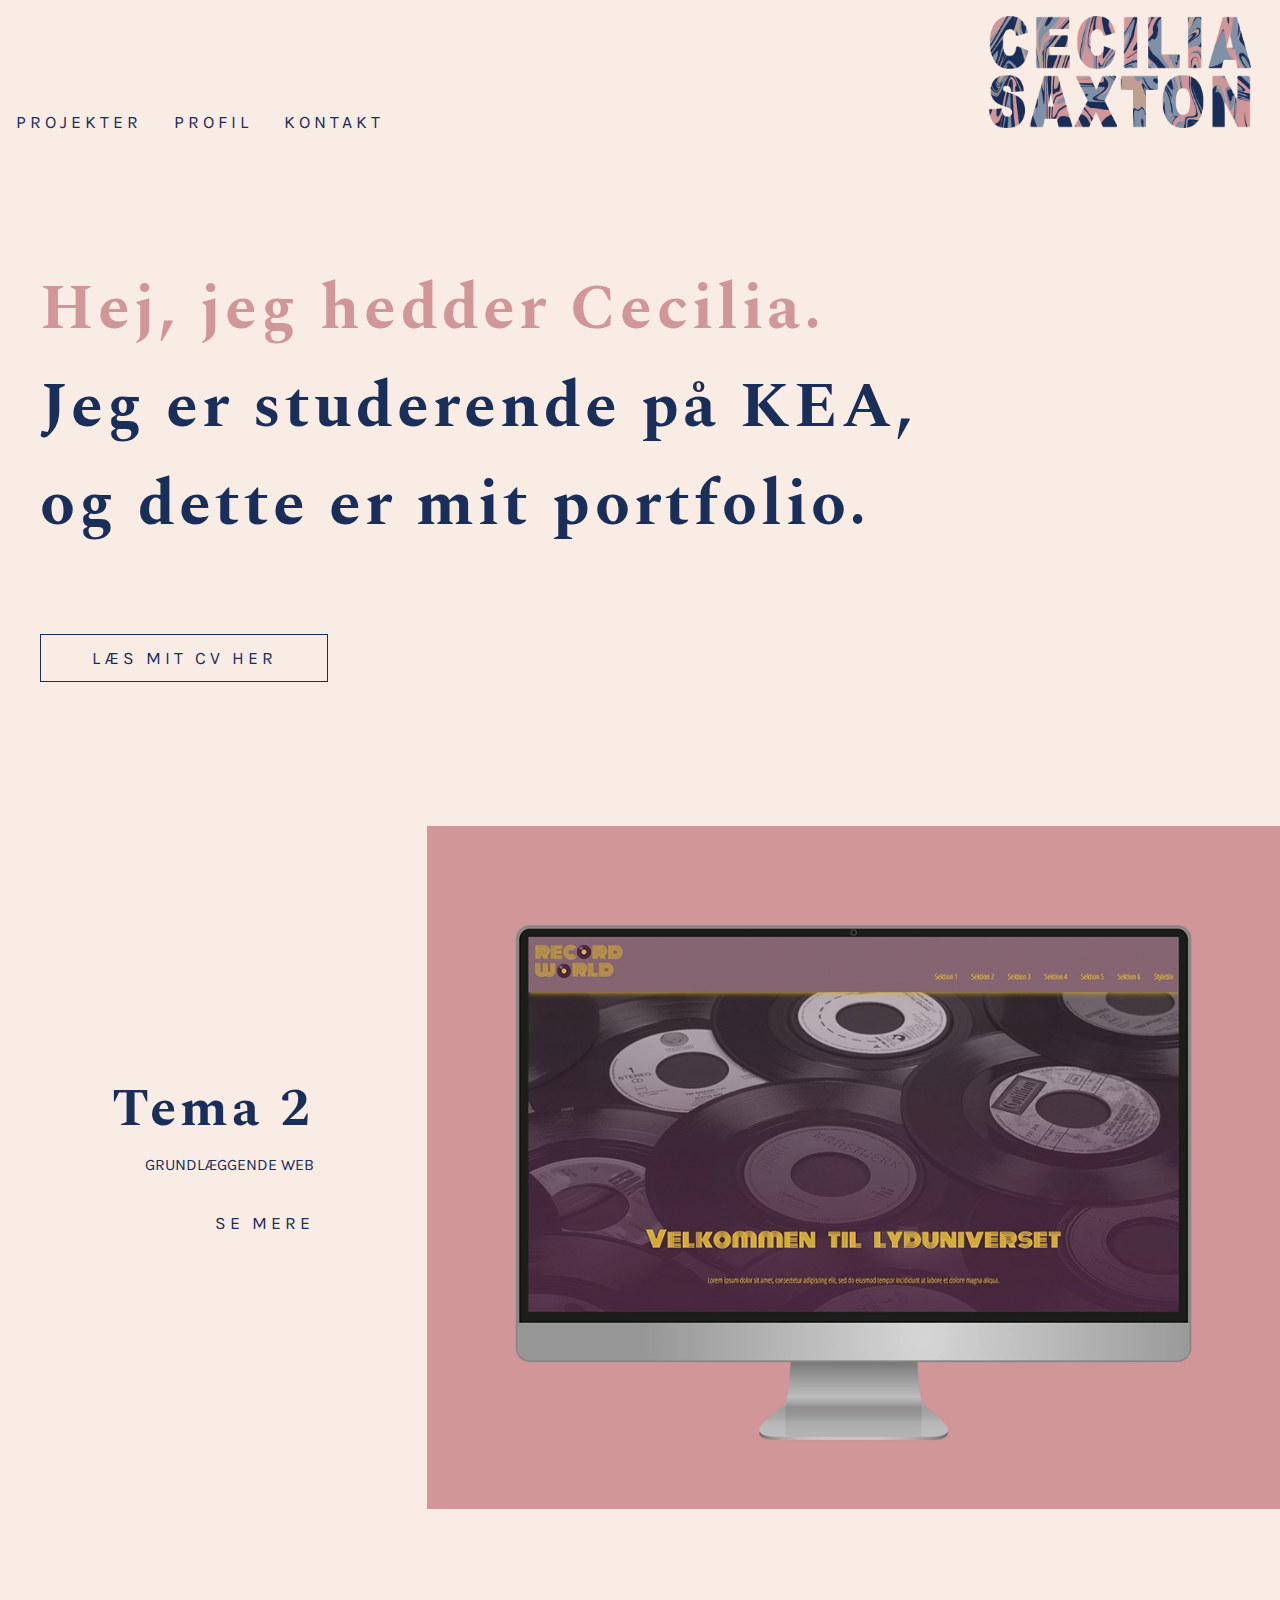
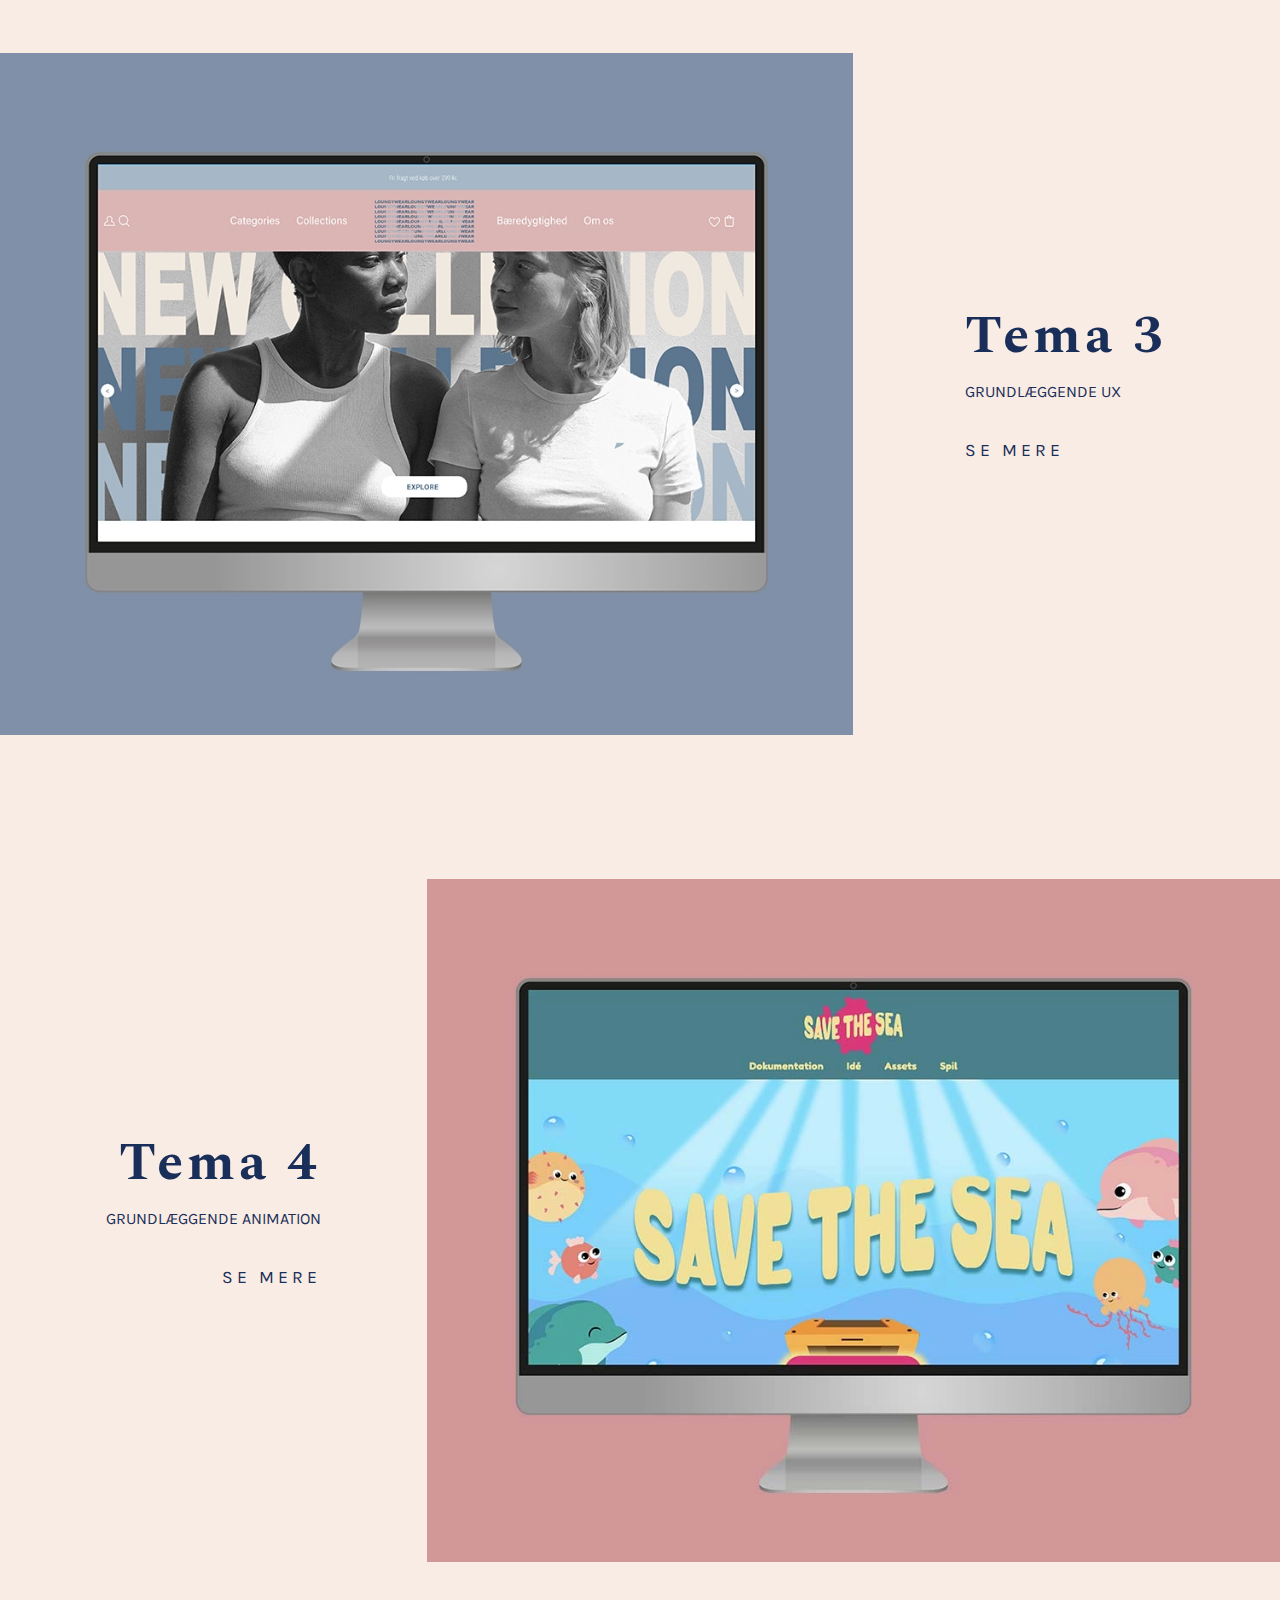
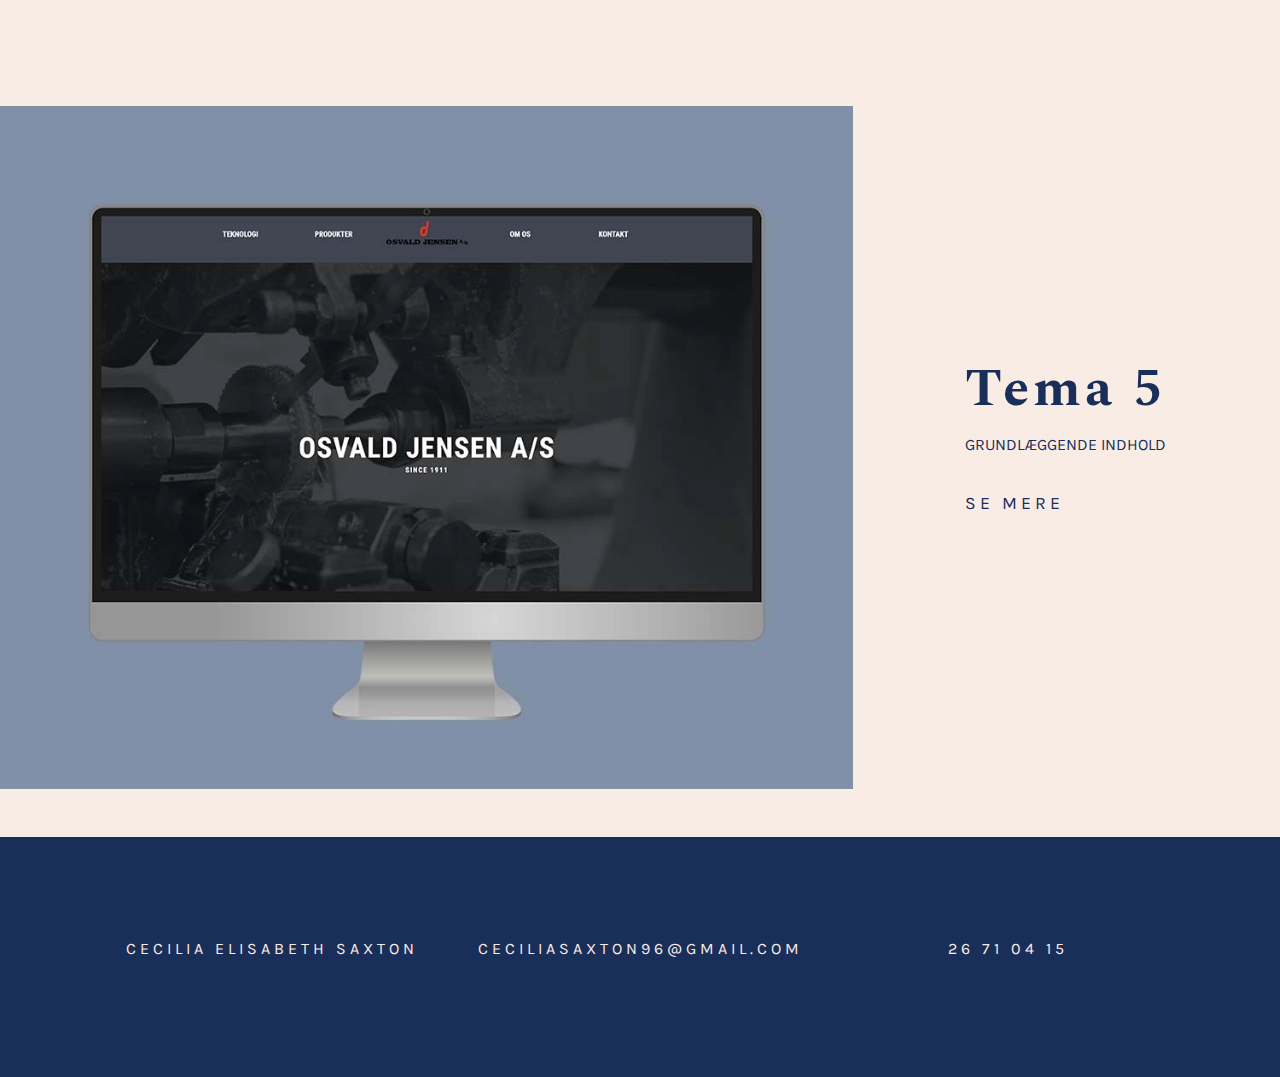
<file: index.html>
<!DOCTYPE html>
<html lang="da">
<head>
    <meta charset="UTF-8">
    <meta http-equiv="X-UA-Compatible" content="IE=edge">
    <meta name="viewport" content="width=device-width, initial-scale=1.0">
    <title>Forside</title>
    <link rel="stylesheet" href="style.css">
    <link rel="preconnect" href="https://fonts.gstatic.com"> 
    <link href="https://fonts.googleapis.com/css2?family=Karla:wght@300&family=Spectral&display=swap" rel="stylesheet">
</head>

<body>
<header>
    <div class="logo">
        <a href="index.html"><img src="billeder/logo.webp" alt="Cecilia Saxton"></a>
    </div>

    <nav>
        <ul class="link">
            <li><a href="index.html">PROJEKTER</a></li>
            <li><a href="profil.html">PROFIL</a></li>
            <li><a href="kontakt.html">KONTAKT</a></li>
        </ul>
    </nav>

</header>

<main class="index">
    <section class="section_one">
        <div class="intro">
        <h1> <span class="h1color">Hej, jeg hedder Cecilia.</span> Jeg er studerende på KEA, og dette er mit portfolio.</h1>
    </div>

    <button>
        <a href="profil.html">LÆS MIT CV HER</a>
    </button>

    </section>

    <section class="section_wide">
    <div class="section_wrapper">
        <div class="text_left">
            <h2>Tema 2</h2>
            <p>GRUNDLÆGGENDE WEB</p>
            <a href="tema2.html">SE MERE</a>
        </div>
        <div class="image_right">
            <img src="billeder/tema_2_forside.webp" alt="tema 2">
        </div>
    </div>
    </section>

    <section class="section_wide">
        <div class="section_wrapper_1">
            <div class="text_right">
                <h2>Tema 3</h2>
                <p>GRUNDLÆGGENDE UX</p>
                <a href="tema3.html">SE MERE</a>
            </div>
            <div class="image_left">
                <img src="billeder/tema_3_forside.webp" alt="tema 3">
            </div>
        </div>
        </section>

        <section class="section_wide">
        <div class="section_wrapper">
            <div class="text_left">
                <h2>Tema 4</h2>
                <p>GRUNDLÆGGENDE ANIMATION</p>
                <a href="tema4.html">SE MERE</a>
            </div>
            <div class="image_right">
                <img src="billeder/tema_4_forside.webp" alt="tema 4">
            </div>
        </div>
    </section>

    <section class="section_wide">
        <div class="section_wrapper_1">
            <div class="text_right">
                <h2>Tema 5</h2>
                <p>GRUNDLÆGGENDE INDHOLD</p>
                <a href="tema5.html">SE MERE</a>
            </div>
        <div class="image_left"> 
                <img src="billeder/tema_5_forside.webp" alt="tema 5"> 
            </div>
        
        </div>
        </section>

    </main>
    <footer>
        <address class="boks_1">
            <p>CECILIA ELISABETH SAXTON</p>
        </address>
        <address class="boks_2">
            <p>CECILIASAXTON96@GMAIL.COM</p>
        </address>
        <address class="boks_3">
            <p>26 71 04 15</p>
        </address>
    </footer>
</body>

</html>
</file>
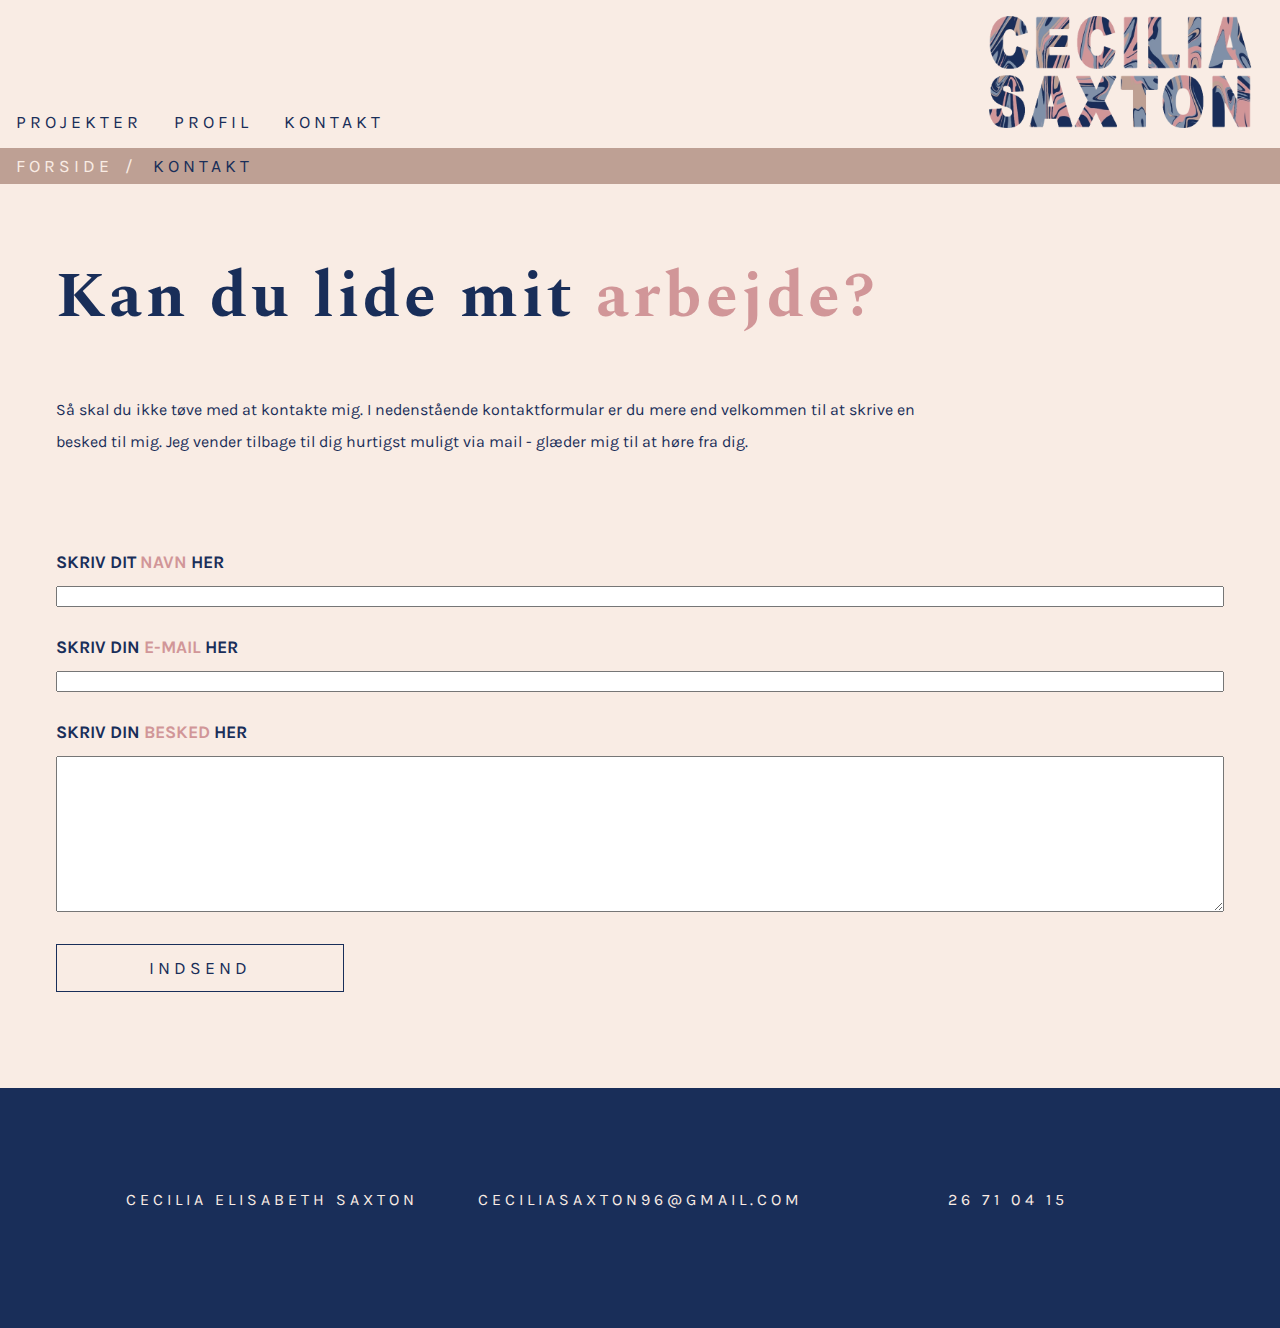
<file: kontakt.html>
<!DOCTYPE html>
<html lang="en">
<head>
    <meta charset="UTF-8">
    <meta http-equiv="X-UA-Compatible" content="IE=edge">
    <meta name="viewport" content="width=device-width, initial-scale=1.0">
    <title>Kontakt</title>
    <link rel="stylesheet" href="style.css">
    <link rel="preconnect" href="https://fonts.gstatic.com"> 
    <link href="https://fonts.googleapis.com/css2?family=Karla:wght@300&family=Spectral&display=swap" rel="stylesheet">
</head>

<body>
<header>
    <div class="logo">
        <a href="index.html"><img src="billeder/logo.webp" alt="Cecilia Saxton"></a>
    </div>

    <nav>
        <ul class="links">
            <li><a href="index.html">PROJEKTER</a></li>
            <li><a href="profil.html">PROFIL</a></li>
            <li><a href="kontakt.html">KONTAKT</a></li>
        </ul>
    </nav>

</header>

    <main class="contact">

<ul class="breadcrumb">
    <li><a href="index.html">FORSIDE</a></li>
    <li>KONTAKT</li>
  </ul>

<section class="section_one">
    <div class="intro">
    <h1> Kan du lide mit <span class="h1color">arbejde?</span></h1>
    <p>Så skal du ikke tøve med at kontakte mig. I nedenstående kontaktformular er du mere end velkommen til at skrive en besked til mig.
      Jeg vender tilbage til dig hurtigst muligt via mail - glæder mig til at høre fra dig.
    </p>
</div>
</section>

<section id="formular" class="form_section">

    <form class="contact_form">
      <div class="form_felt">
        <label for="full-name">SKRIV DIT <span class="h1color">NAVN</span> HER</label>
        <input id="full-name" name="fname" type="text" required />
      </div>

      <div class="form_felt">
        <label for="email">SKRIV DIN <span class="h1color">E-MAIL</span> HER</label>
        <input id="email" name="email" type="email" required />
      </div>

      <div class="form_felt">
        <label id="tel">SKRIV DIN <span class="h1color">BESKED</span> HER</label>
        <textarea name="besked" rows="10"> </textarea>
      </div>

      <button>
        <a href=""> INDSEND</a>
    </button>
    </form>

  </section>

</main>
<footer>
  <address class="boks_1">
      <p>CECILIA ELISABETH SAXTON</p>
  </address>
  <address class="boks_2">
      <p>CECILIASAXTON96@GMAIL.COM</p>
  </address>
  <address class="boks_3">
      <p>26 71 04 15</p>
  </address>
</footer>
</body>

</html>
</file>
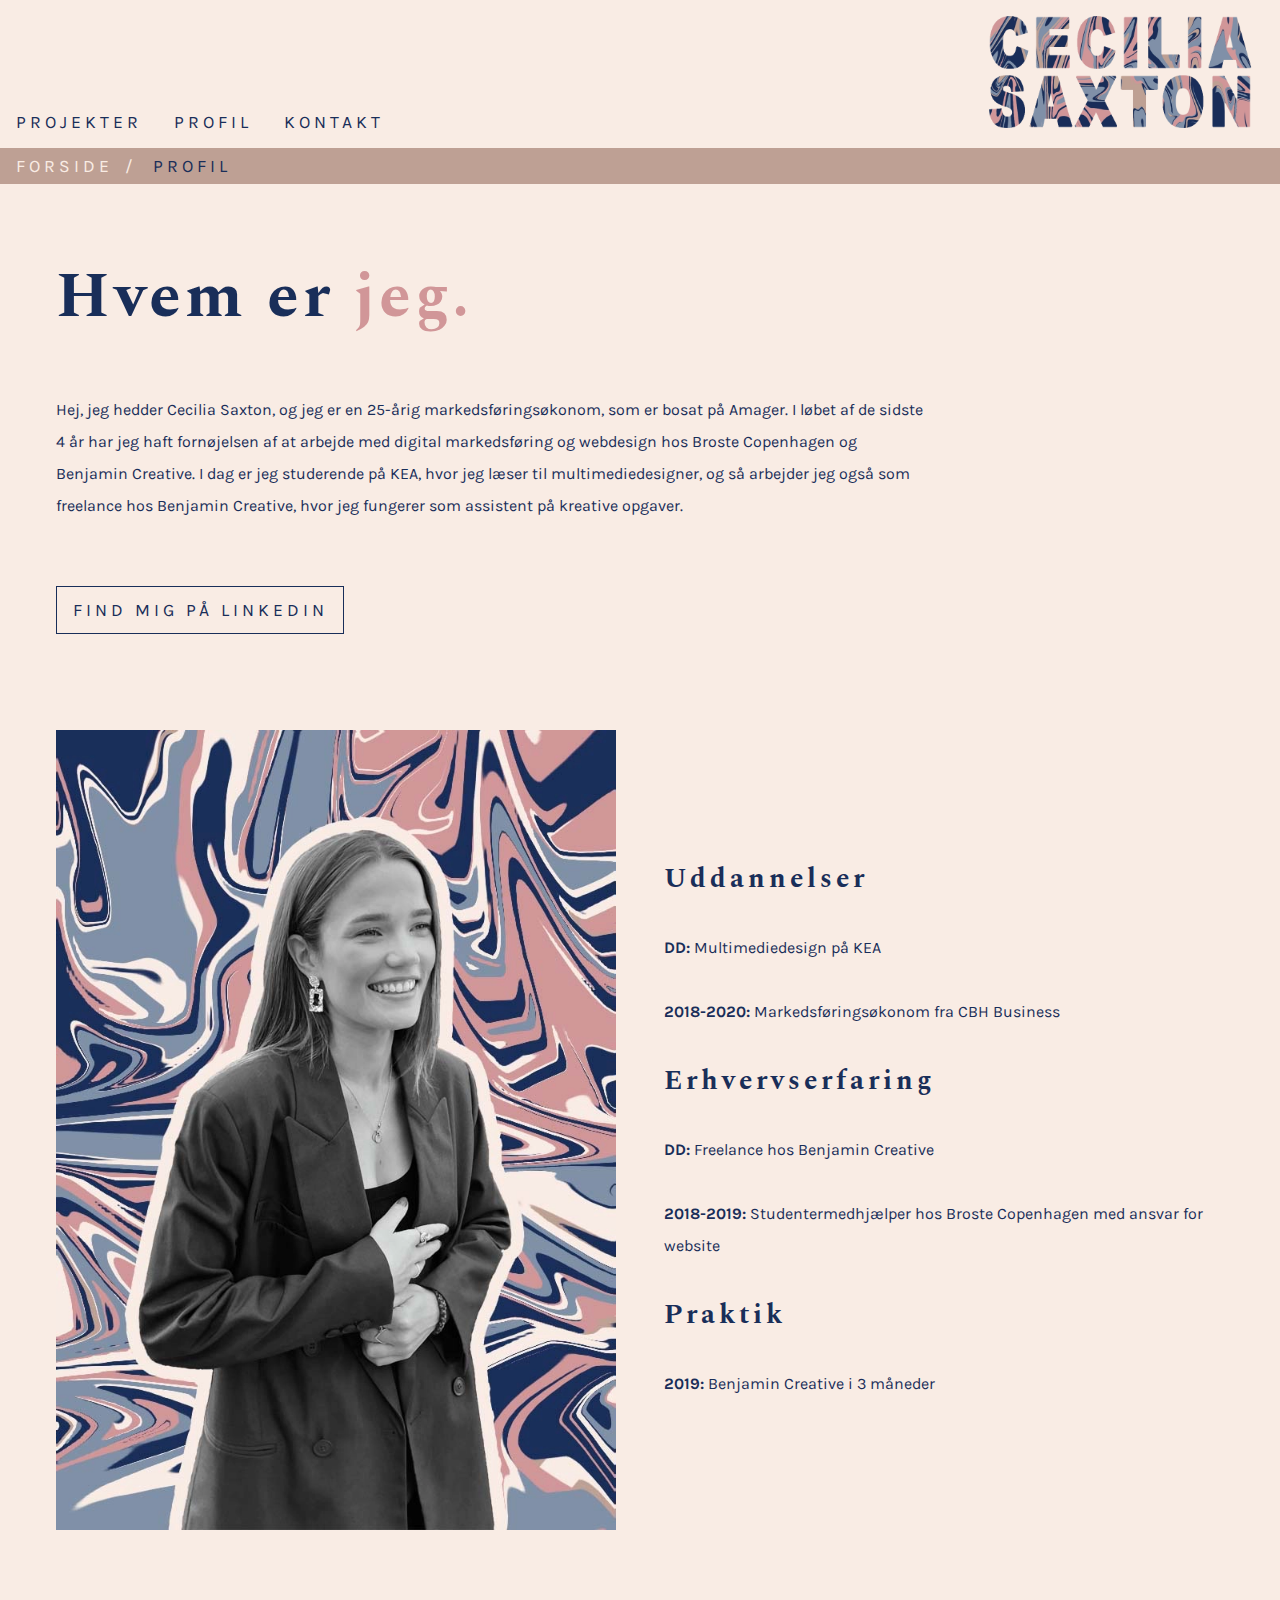
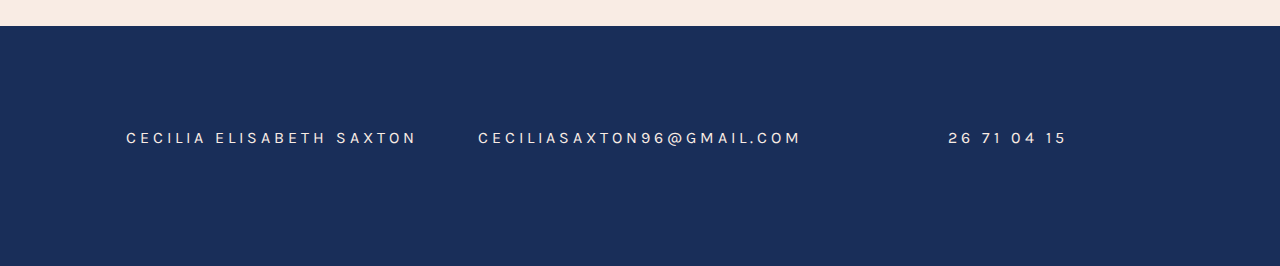
<file: profil.html>
<!DOCTYPE html>
<html lang="en">
<head>
    <meta charset="UTF-8">
    <meta http-equiv="X-UA-Compatible" content="IE=edge">
    <meta name="viewport" content="width=device-width, initial-scale=1.0">
    <title>Om mig</title>
    <link rel="stylesheet" href="style.css">
    <link rel="preconnect" href="https://fonts.gstatic.com"> 
    <link href="https://fonts.googleapis.com/css2?family=Karla:wght@300&family=Spectral&display=swap" rel="stylesheet">
</head>

<body>
<header>
    <div class="logo">
        <a href="index.html"><img src="billeder/logo.webp" alt="Cecilia Saxton"></a>
    </div>

    <nav>
        <ul class="links">
            <li><a href="index.html">PROJEKTER</a></li>
            <li><a href="profil.html">PROFIL</a></li>
            <li><a href="kontakt.html">KONTAKT</a></li>
        </ul>
    </nav>
</header>

<main class="profil">


    <ul class="breadcrumb">
        <li><a href="index.html">FORSIDE</a></li>
        <li>PROFIL</li>
      </ul>

    <section class="section_one">
        <div class="intro">
            <h1> Hvem er <span class="h1color">jeg.</span></h1>
            <p>Hej, jeg hedder Cecilia Saxton, og jeg er en 25-årig markedsføringsøkonom, som er bosat på Amager. 
                I løbet af de sidste 4 år har jeg haft fornøjelsen af at arbejde med digital markedsføring og webdesign hos Broste Copenhagen og Benjamin Creative. 
                I dag er jeg studerende på KEA, hvor jeg læser til multimediedesigner, og så arbejder jeg også som freelance hos Benjamin Creative, hvor jeg fungerer som assistent på kreative opgaver.   
            </p>
        </div>

        <button>
            <a href="https://www.linkedin.com/in/cecilia-saxton-5b967a17b/" target="_blank"> FIND MIG PÅ LINKEDIN</a>
        </button>

    </section>

    <section>
        <div class="section_wrapper">
            <div class="image_left">
                <img src="billeder/profilbillede.webp" alt="profilbillede">
            </div>
            <div class="text_right">
                <h3>Uddannelser</h3>
                <p><span class="bold">DD:</span> Multimediedesign på KEA</p>
                <p><span class="bold">2018-2020:</span> Markedsføringsøkonom fra CBH Business</p>
                <h3>Erhvervserfaring</h3>
                <p><span class="bold">DD:</span> Freelance hos Benjamin Creative</p>
                <p><span class="bold">2018-2019:</span> Studentermedhjælper hos Broste Copenhagen med ansvar for website</p>
                <h3>Praktik</h3>
                <p><span class="bold">2019:</span> Benjamin Creative i 3 måneder</p>    
            </div>
        </div>
    </section>

</main>
<footer>
    <address class="boks_1">
        <p>CECILIA ELISABETH SAXTON</p>
    </address>
    <address class="boks_2">
        <p>CECILIASAXTON96@GMAIL.COM</p>
    </address>
    <address class="boks_3">
        <p>26 71 04 15</p>
    </address>
</footer>
</body>
</html>
</file>
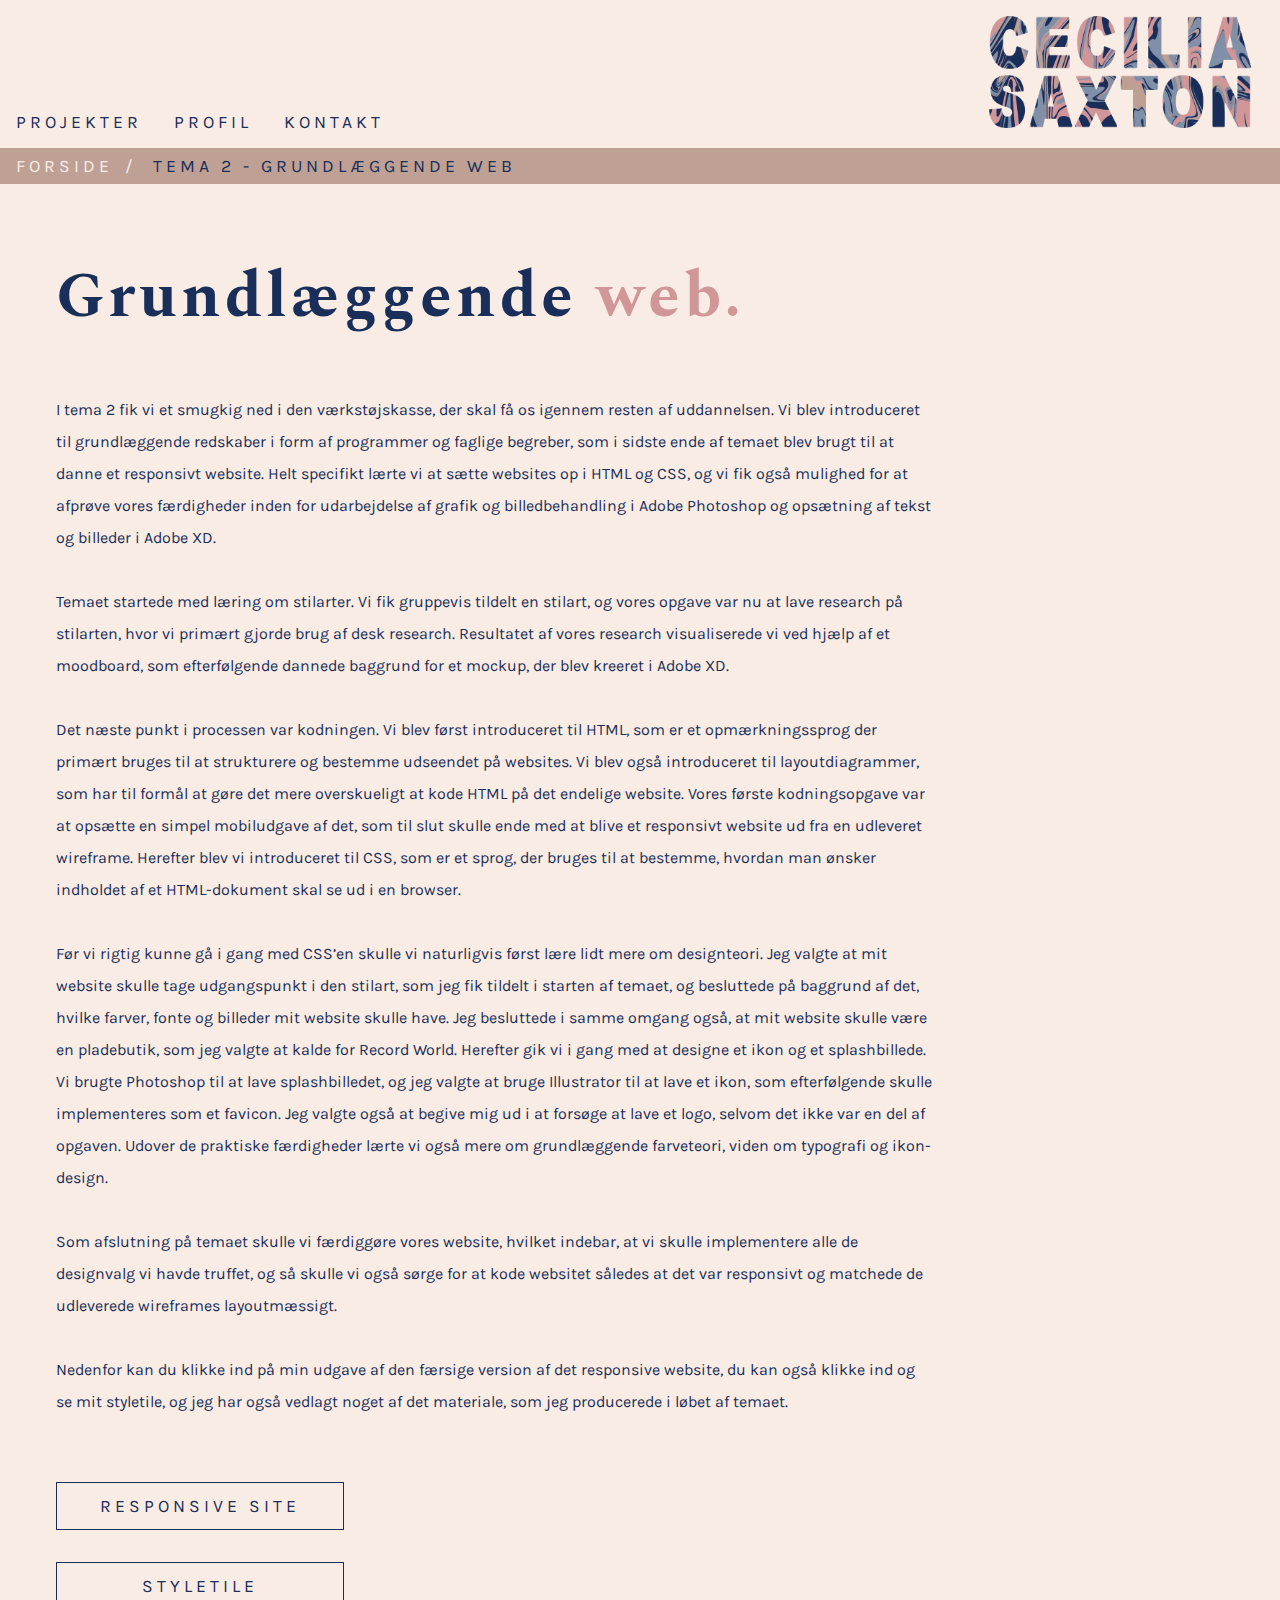
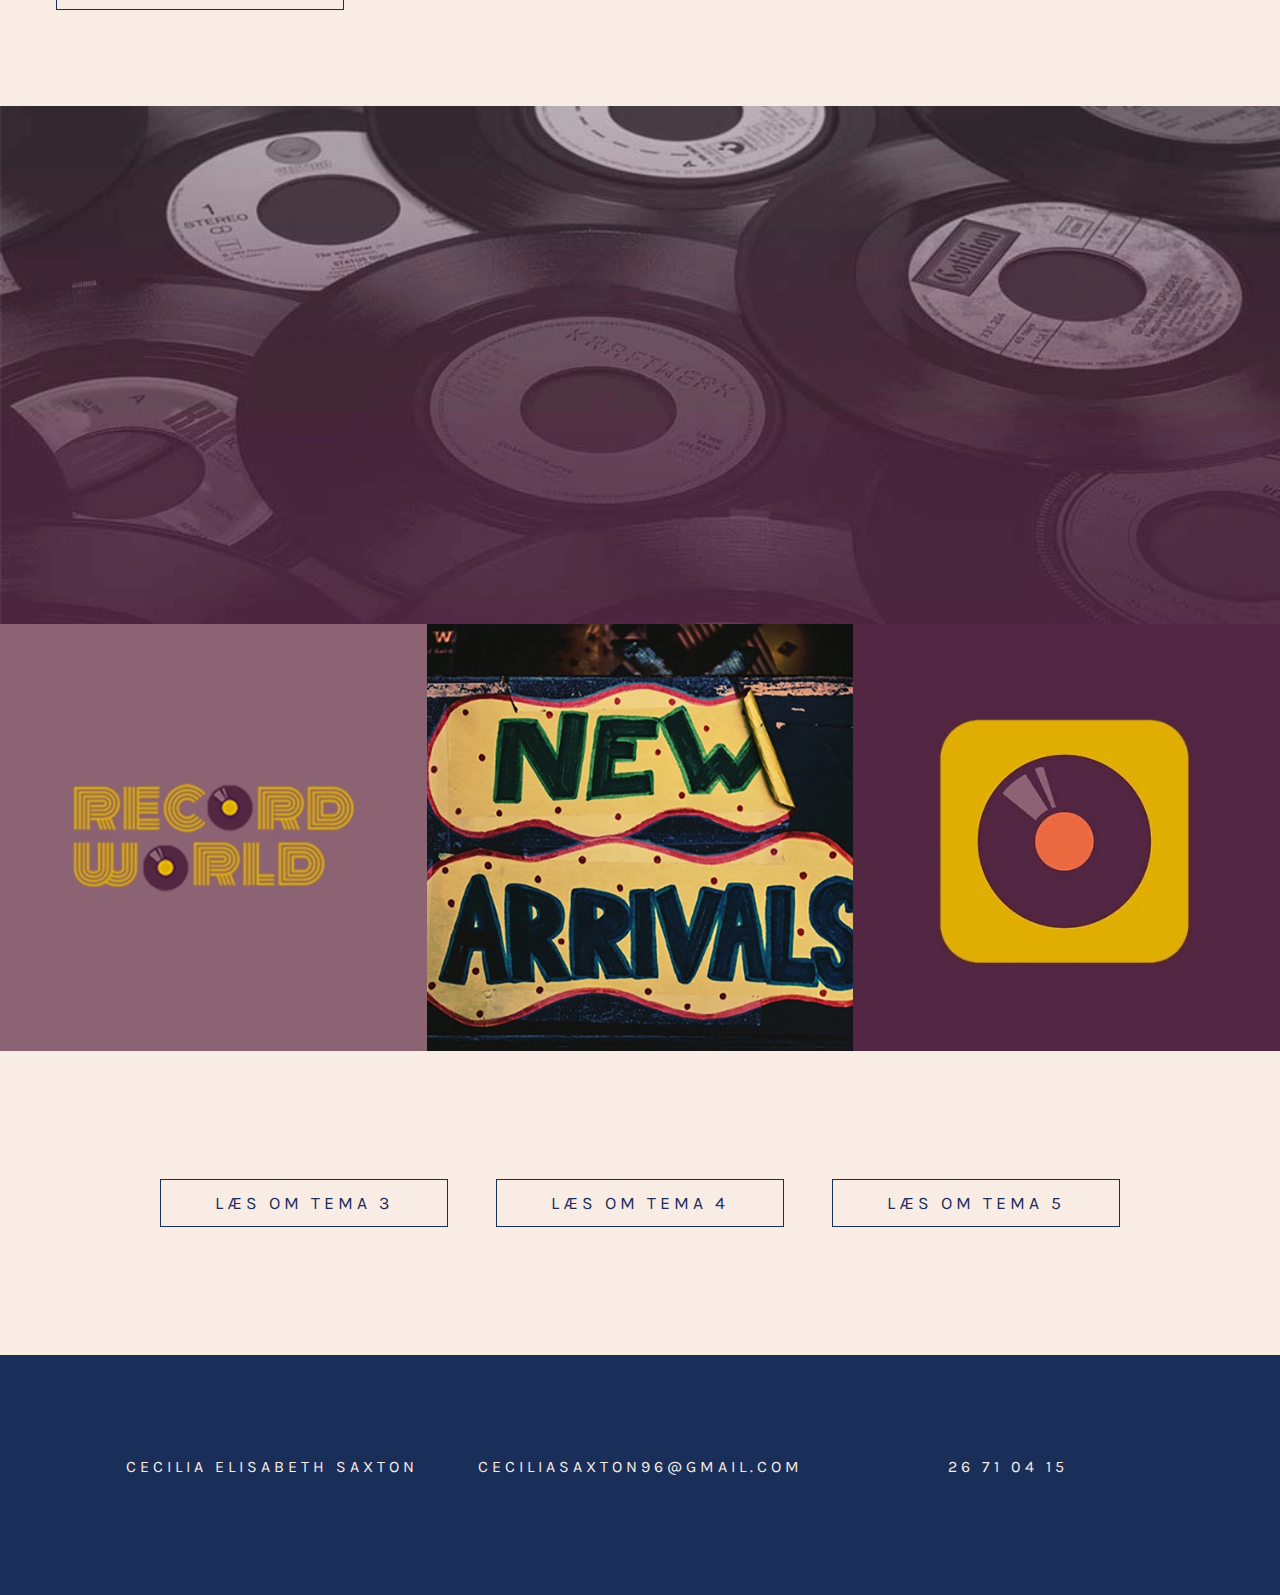
<file: tema2.html>
<!DOCTYPE html>
<html lang="da">
<head>
    <meta charset="UTF-8">
    <meta http-equiv="X-UA-Compatible" content="IE=edge">
    <meta name="viewport" content="width=device-width, initial-scale=1.0">
    <title>Tema 2</title>
    <link rel="stylesheet" href="style.css">
    <link rel="preconnect" href="https://fonts.gstatic.com"> 
    <link href="https://fonts.googleapis.com/css2?family=Karla:wght@300&family=Spectral&display=swap" rel="stylesheet">
</head>

<body>
<header>
    <div class="logo">
        <a href="index.html"><img src="billeder/logo.webp" alt="Cecilia Saxton"></a>
    </div>

    <nav>
        <ul class="links">
            <li><a href="index.html">PROJEKTER</a></li>
            <li><a href="profil.html">PROFIL</a></li>
            <li><a href="kontakt.html">KONTAKT</a></li>
        </ul>
    </nav>

</header>

    <main class="tema_2">

        <ul class="breadcrumb">
            <li><a href="#">FORSIDE</a></li>
            <li>TEMA 2 - GRUNDLÆGGENDE WEB</li>
          </ul>

        <section class="section_one">
            <div class="intro">
            <h1> Grundlæggende <span class="h1color">web.</span></h1>

            <p>I tema 2 fik vi et smugkig ned i den værkstøjskasse, der skal få os igennem resten af uddannelsen. 
                Vi blev introduceret til grundlæggende redskaber i form af programmer og faglige begreber, som i sidste ende af temaet blev brugt til at danne et responsivt website. 
                Helt specifikt lærte vi at sætte websites op i HTML og CSS, og vi fik også mulighed for at afprøve vores færdigheder inden for udarbejdelse af grafik og billedbehandling i Adobe Photoshop og opsætning af tekst og billeder i Adobe XD.</p>
            
            <p>Temaet startede med læring om stilarter. 
                Vi fik gruppevis tildelt en stilart, og vores opgave var nu at lave research på stilarten, hvor vi primært gjorde brug af desk research. 
                Resultatet af vores research visualiserede vi ved hjælp af et moodboard, som efterfølgende dannede baggrund for et mockup, der blev kreeret i Adobe XD.</p> 
                
            <p>Det næste punkt i processen var kodningen. 
                Vi blev først introduceret til HTML, som er et opmærkningssprog der primært bruges til at strukturere og bestemme udseendet på websites. 
                Vi blev også introduceret til layoutdiagrammer, som har til formål at gøre det mere overskueligt at kode HTML på det endelige website. 
                Vores første kodningsopgave var at opsætte en simpel mobiludgave af det, som til slut skulle ende med at blive et responsivt website ud fra en udleveret wireframe. 
                Herefter blev vi introduceret til CSS, som er et sprog, der bruges til at bestemme, hvordan man ønsker indholdet af et HTML-dokument skal se ud i en browser.</p> 
                
            <p>Før vi rigtig kunne gå i gang med CSS’en skulle vi naturligvis først lære lidt mere om designteori. 
                Jeg valgte at mit website skulle tage udgangspunkt i den stilart, som jeg fik tildelt i starten af temaet, og besluttede på baggrund af det, hvilke farver, fonte og billeder mit website skulle have. 
                Jeg besluttede i samme omgang også, at mit website skulle være en pladebutik, som jeg valgte at kalde for Record World. 
                Herefter gik vi i gang med at designe et ikon og et splashbillede. 
                Vi brugte Photoshop til at lave splashbilledet, og jeg valgte at bruge Illustrator til at lave et ikon, som efterfølgende skulle implementeres som et favicon. 
                Jeg valgte også at begive mig ud i at forsøge at lave et logo, selvom det ikke var en del af opgaven. 
                Udover de praktiske færdigheder lærte vi også mere om grundlæggende farveteori, viden om typografi og ikon-design.</p> 
                
            <p>Som afslutning på temaet skulle vi færdiggøre vores website, hvilket indebar, at vi skulle implementere alle de designvalg vi havde truffet, og så skulle vi også sørge for at kode websitet således at det var responsivt og matchede de udleverede wireframes layoutmæssigt.</p>

            <p>Nedenfor kan du klikke ind på min udgave af den færsige version af det responsive website, du kan også klikke ind og se mit styletile, og jeg har også vedlagt noget af det materiale, som jeg producerede i løbet af temaet.</p>
        </div>

        <button>
            <a href="http://ceciliaelisabethsaxton.dk/kea/02_web/04_responsive/responsive_site_v2/index.html" target="_blank">RESPONSIVE SITE</a>
        </button>
        <button>
            <a href="http://ceciliaelisabethsaxton.dk/kea/02_web/04_responsive/responsive_site_v2/styletile.html" target="_blank">STYLETILE</a>
        </button>
    
    </section>

        <section class="section_wide">
            <img class="image" src="billeder/tema_2_splash.webp" alt="splash"/>
            <img class="overlay" src="billeder/splash_overlay.webp "/>
    </section>  
    
    <section class="section_wide_grid">
    <div class="box_1">
        <img class="image_1" src="billeder/tema_2_logo.webp" alt="inspirationsbillede"/>
        <img class="overlay_1" src="billeder/logo_overlay.webp" alt="">
    </div>
    <div class="box_2">
        <img class="image_2" src="billeder/tema_2_inspirationsbillede.webp" alt="inspirationsbillede"/>
        <img class="overlay_2" src="billeder/fotostil_overlay.webp" alt="">
    </div>
    <div class="box_3">
        <img class="image_3" src="billeder/tema_2_favicon.webp" alt="inspirationsbillede"/>
        <img class="overlay_3" src="billeder/favicon_overlay.webp" alt="">
    </div>
    </section> 

        <section class="cta">
            <button>
                <a href="tema3.html"> LÆS OM TEMA 3</a>
            </button>
            <button>
                <a href="tema4.html"> LÆS OM TEMA 4</a>
            </button>
            <button>
                <a href="tema5.html"> LÆS OM TEMA 5</a>
            </button>
        </section>

    </main>
    <footer>
        <address class="boks_1">
            <p>CECILIA ELISABETH SAXTON</p>
        </address>
        <address class="boks_2">
            <p>CECILIASAXTON96@GMAIL.COM</p>
        </address>
        <address class="boks_3">
            <p>26 71 04 15</p>
        </address>
    </footer>
</body>

</html>
</file>
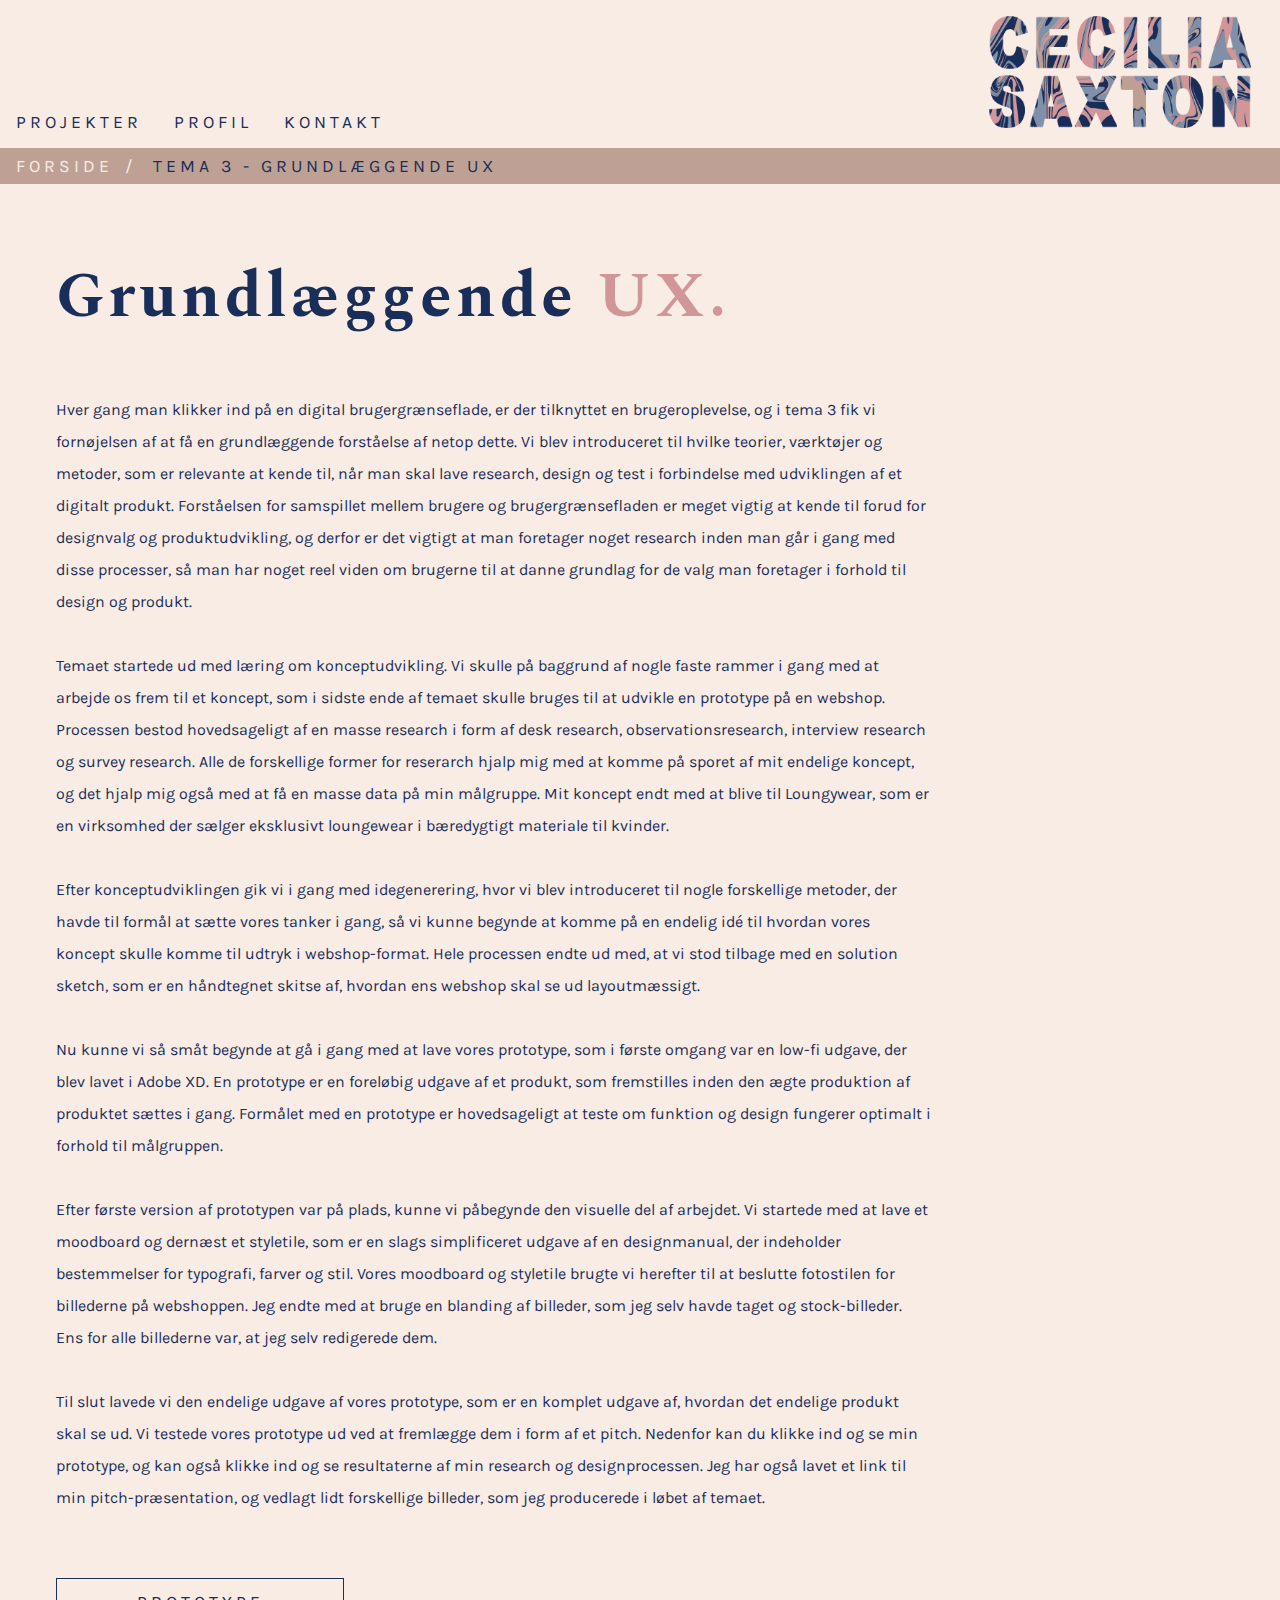
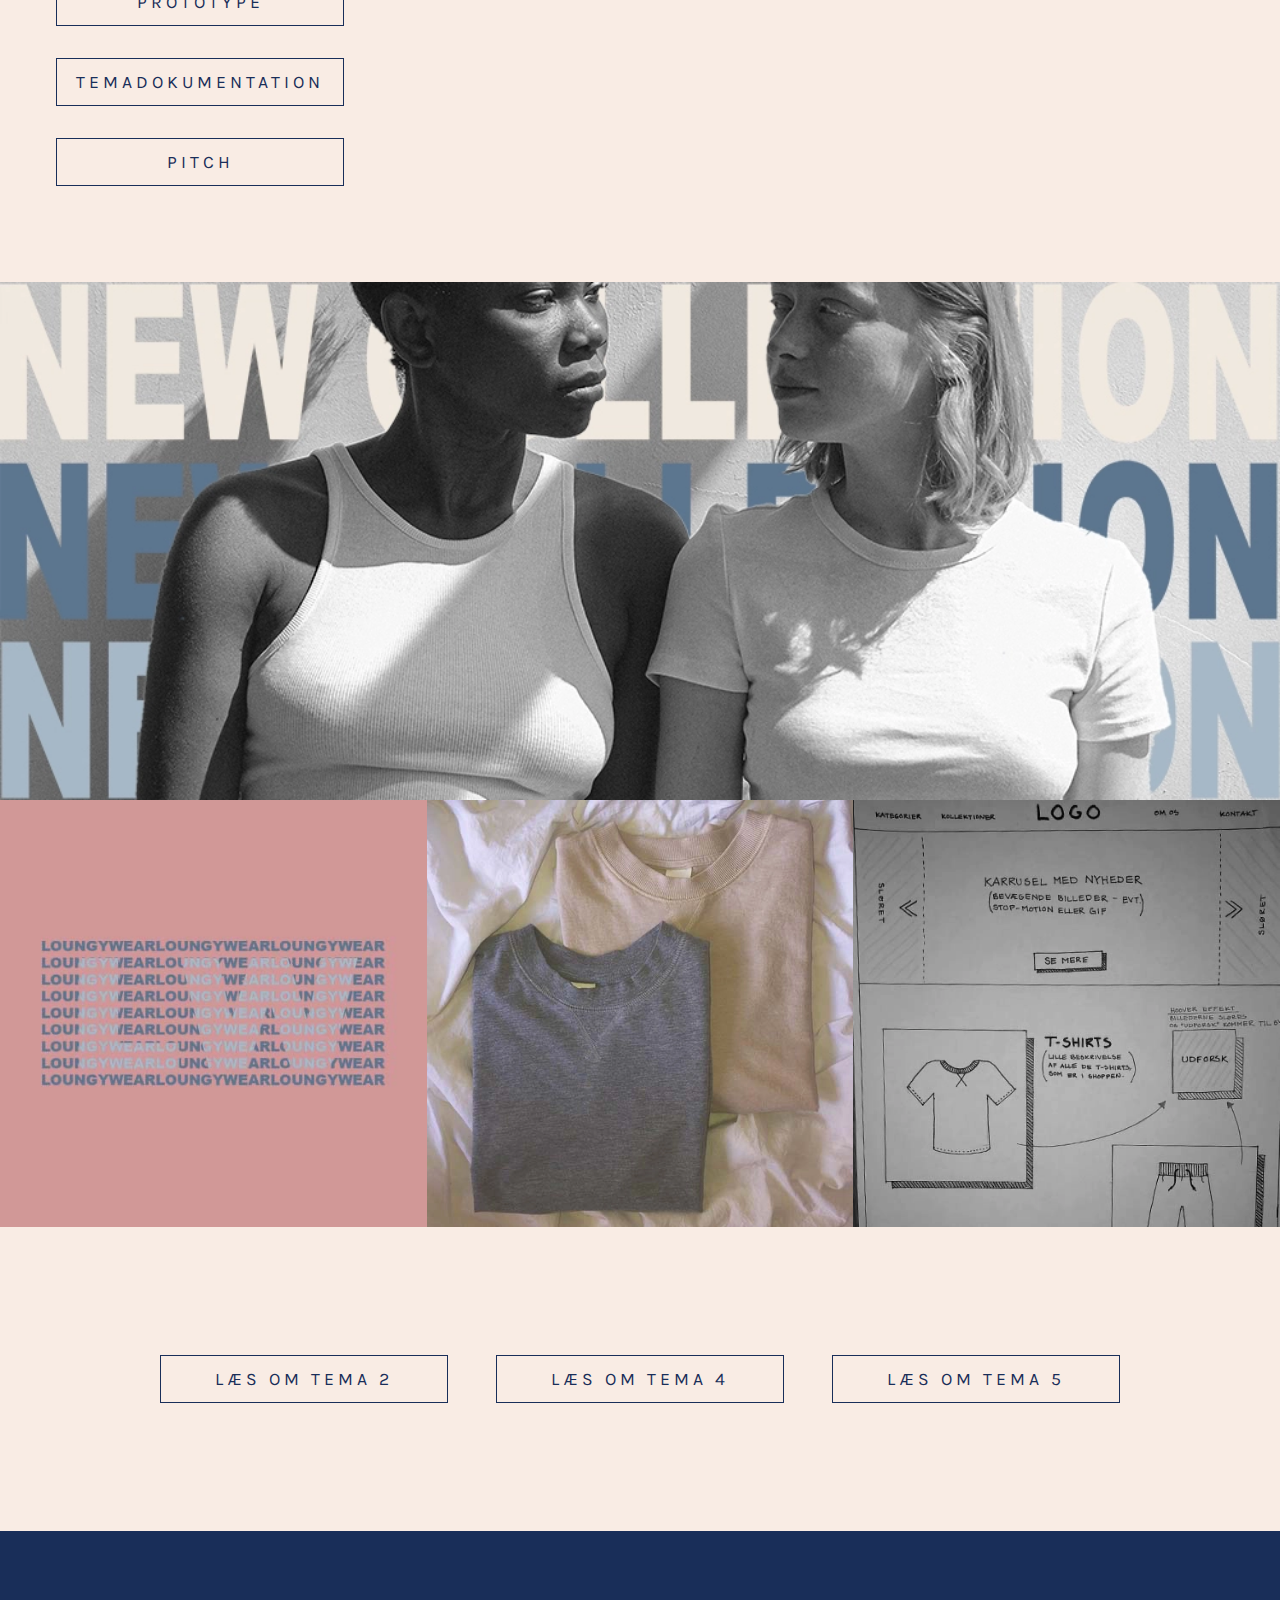
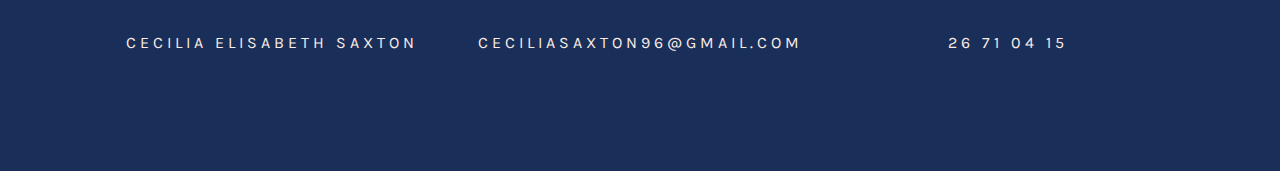
<file: tema3.html>
<!DOCTYPE html>
<html lang="da">
<head>
    <meta charset="UTF-8">
    <meta http-equiv="X-UA-Compatible" content="IE=edge">
    <meta name="viewport" content="width=device-width, initial-scale=1.0">
    <title>Tema 3</title>
    <link rel="stylesheet" href="style.css">
    <link rel="preconnect" href="https://fonts.gstatic.com"> 
    <link href="https://fonts.googleapis.com/css2?family=Karla:wght@300&family=Spectral&display=swap" rel="stylesheet">
</head>

<body>
<header>
    <div class="logo">
        <a href="index.html"><img src="billeder/logo.webp" alt="Cecilia Saxton"></a>
    </div>

    <nav>
        <ul class="links">
            <li><a href="index.html">PROJEKTER</a></li>
            <li><a href="profil.html">PROFIL</a></li>
            <li><a href="kontakt.html">KONTAKT</a></li>
        </ul>
    </nav>

</header>

    <main class="tema_3">

        <ul class="breadcrumb">
            <li><a href="index.html">FORSIDE</a></li>
            <li>TEMA 3 - GRUNDLÆGGENDE UX</li>
          </ul>

        <section class="section_one">
            <div class="intro">
            <h1> Grundlæggende <span class="h1color">UX.</span></h1>
            <p>Hver gang man klikker ind på en digital brugergrænseflade, er der tilknyttet en brugeroplevelse, og i tema 3 fik vi fornøjelsen af at få en grundlæggende forståelse af netop dette. 
                Vi blev introduceret til hvilke teorier, værktøjer og metoder, som er relevante at kende til, når man skal lave research, design og test i forbindelse med udviklingen af et digitalt produkt. 
                Forståelsen for samspillet mellem brugere og brugergrænsefladen er meget vigtig at kende til forud for designvalg og produktudvikling, og derfor er det vigtigt at man foretager noget research inden man går i gang med disse processer, så man har noget reel viden om brugerne til at danne grundlag for de valg man foretager i forhold til design og produkt.</p>

            <p>Temaet startede ud med læring om konceptudvikling. 
                Vi skulle på baggrund af nogle faste rammer i gang med at arbejde os frem til et koncept, som i sidste ende af temaet skulle bruges til at udvikle en prototype på en webshop. 
                Processen bestod hovedsageligt af en masse research i form af desk research, observationsresearch, interview research og survey research. 
                Alle de forskellige former for reserarch hjalp mig med at komme på sporet af mit endelige koncept, og det hjalp mig også med at få en masse data på min målgruppe. 
                Mit koncept endt med at blive til Loungywear, som er en virksomhed der sælger eksklusivt loungewear i bæredygtigt materiale til kvinder.</p>
                
            <p>Efter konceptudviklingen gik vi i gang med idegenerering, hvor vi blev introduceret til nogle forskellige metoder, der havde til formål at sætte vores tanker i gang, så vi kunne begynde at komme på en endelig idé til hvordan vores koncept skulle komme til udtryk i webshop-format. 
                Hele processen endte ud med, at vi stod tilbage med en solution sketch, som er en håndtegnet skitse af, hvordan ens webshop skal se ud layoutmæssigt.</p> 
                
            <p>Nu kunne vi så småt begynde at gå i gang med at lave vores prototype, som i første omgang var en low-fi udgave, der blev lavet i Adobe XD. 
                En prototype er en foreløbig udgave af et produkt, som fremstilles inden den ægte produktion af produktet sættes i gang. Formålet med en prototype er hovedsageligt at teste om funktion og design fungerer optimalt i forhold til målgruppen.</p> 
                
            <p>Efter første version af prototypen var på plads, kunne vi påbegynde den visuelle del af arbejdet. 
                Vi startede med at lave et moodboard og dernæst et styletile, som er en slags simplificeret udgave af en designmanual, der indeholder bestemmelser for typografi, farver og stil. 
                Vores moodboard og styletile brugte vi herefter til at beslutte fotostilen for billederne på webshoppen. 
                Jeg endte med at bruge en blanding af billeder, som jeg selv havde taget og stock-billeder. 
                Ens for alle billederne var, at jeg selv redigerede dem.</p>
                
            <p>Til slut lavede vi den endelige udgave af vores prototype, som er en komplet udgave af, hvordan det endelige produkt skal se ud. 
                Vi testede vores prototype ud ved at fremlægge dem i form af et pitch. 
                Nedenfor kan du klikke ind og se min prototype, og kan også klikke ind og se resultaterne af min research og designprocessen. 
                Jeg har også lavet et link til min pitch-præsentation, og vedlagt lidt forskellige billeder, som jeg producerede i løbet af temaet.</p>

        </div>

        <button>
            <a href="https://xd.adobe.com/view/e6218186-be0a-4fb2-9d26-2453bb2ee6ec-b372/?fullscreen&hints=off" target="_blank">PROTOTYPE</a>
        </button>
        <button>
            <a href="http://ceciliaelisabethsaxton.dk/kea/03_ux/temadokumentation.pdf" target="_blank">TEMADOKUMENTATION</a>
        </button>
        <button>
            <a href="http://ceciliaelisabethsaxton.dk/kea/03_ux/pitch.pdf" target="_blank">PITCH</a>
        </button>


        </section>

        <section class="section_wide">
                <img class="image" src="billeder/tema_3_splash.webp" alt="splash"/>
                <img class="overlay" src="billeder/splash_overlay.webp" alt="splash"/>
        </section>  
        
        <section class="section_wide_grid">
        <div class="box_1">
            <img class="image_1" src="billeder/tema_3_logo.webp" alt="logo"/>
            <img class="overlay_1" src="billeder/logo_overlay.webp" alt="overlay">
        </div>
        <div class="box_2">
            <img class="image_2" src="billeder/tema_3_produkter.webp" alt="produktbilled"/>
            <img class="overlay_2" src="billeder/produkt_overlay.webp" alt="overlay">
        </div>
        <div class="box_3">
            <img class="image_3" src="billeder/tema_3_sketch.webp" alt="solution sketch"/>
            <img class="overlay_3" src="billeder/sketch_overlay.webp" alt="overlay">
        </div>
        </section> 
        
        <section class="cta">
            <button>
                <a href="tema2.html"> LÆS OM TEMA 2</a>
            </button>
            <button>
                <a href="tema4.html" > LÆS OM TEMA 4</a>
            </button>
            <button>
                <a href="tema5.html"> LÆS OM TEMA 5</a>
            </button>
        </section>

    </main>
    <footer>
        <address class="boks_1">
            <p>CECILIA ELISABETH SAXTON</p>
        </address>
        <address class="boks_2">
            <p>CECILIASAXTON96@GMAIL.COM</p>
        </address>
        <address class="boks_3">
            <p>26 71 04 15</p>
        </address>
    </footer>
</body>

</html>
</file>
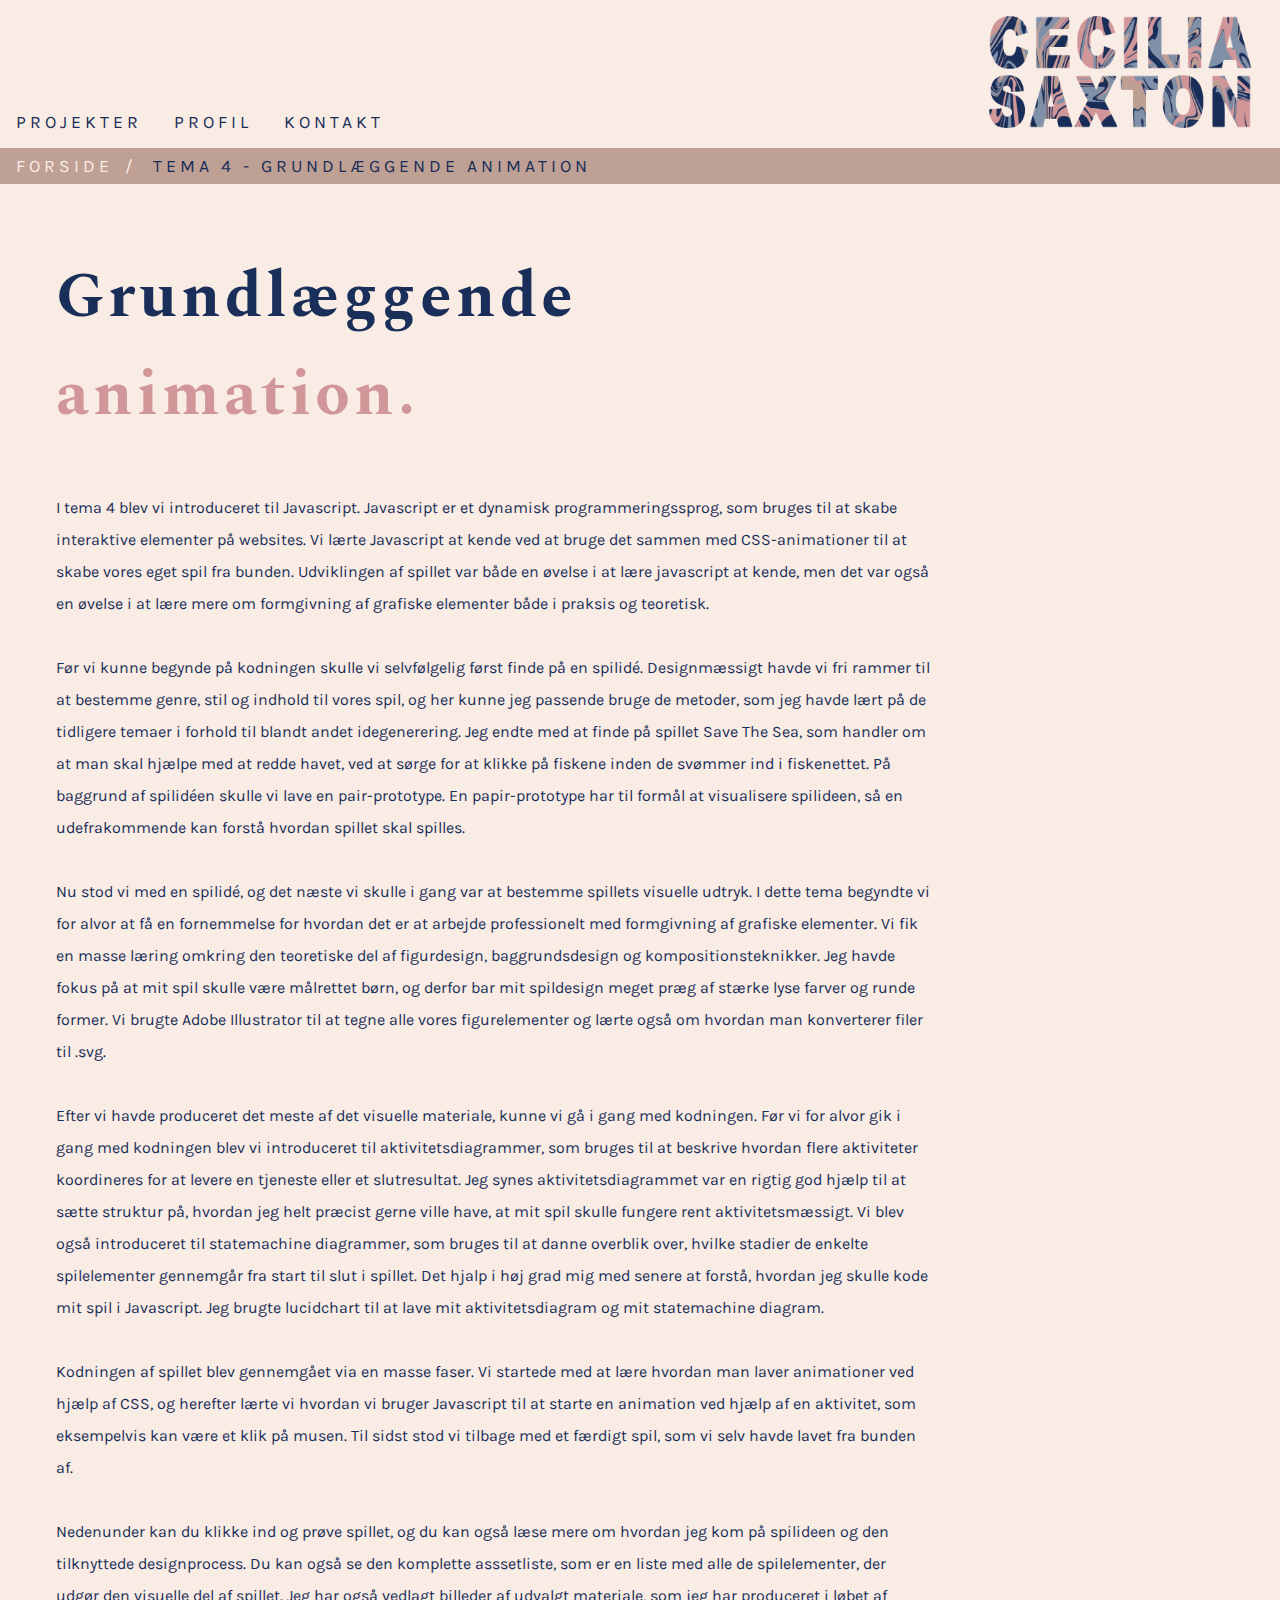
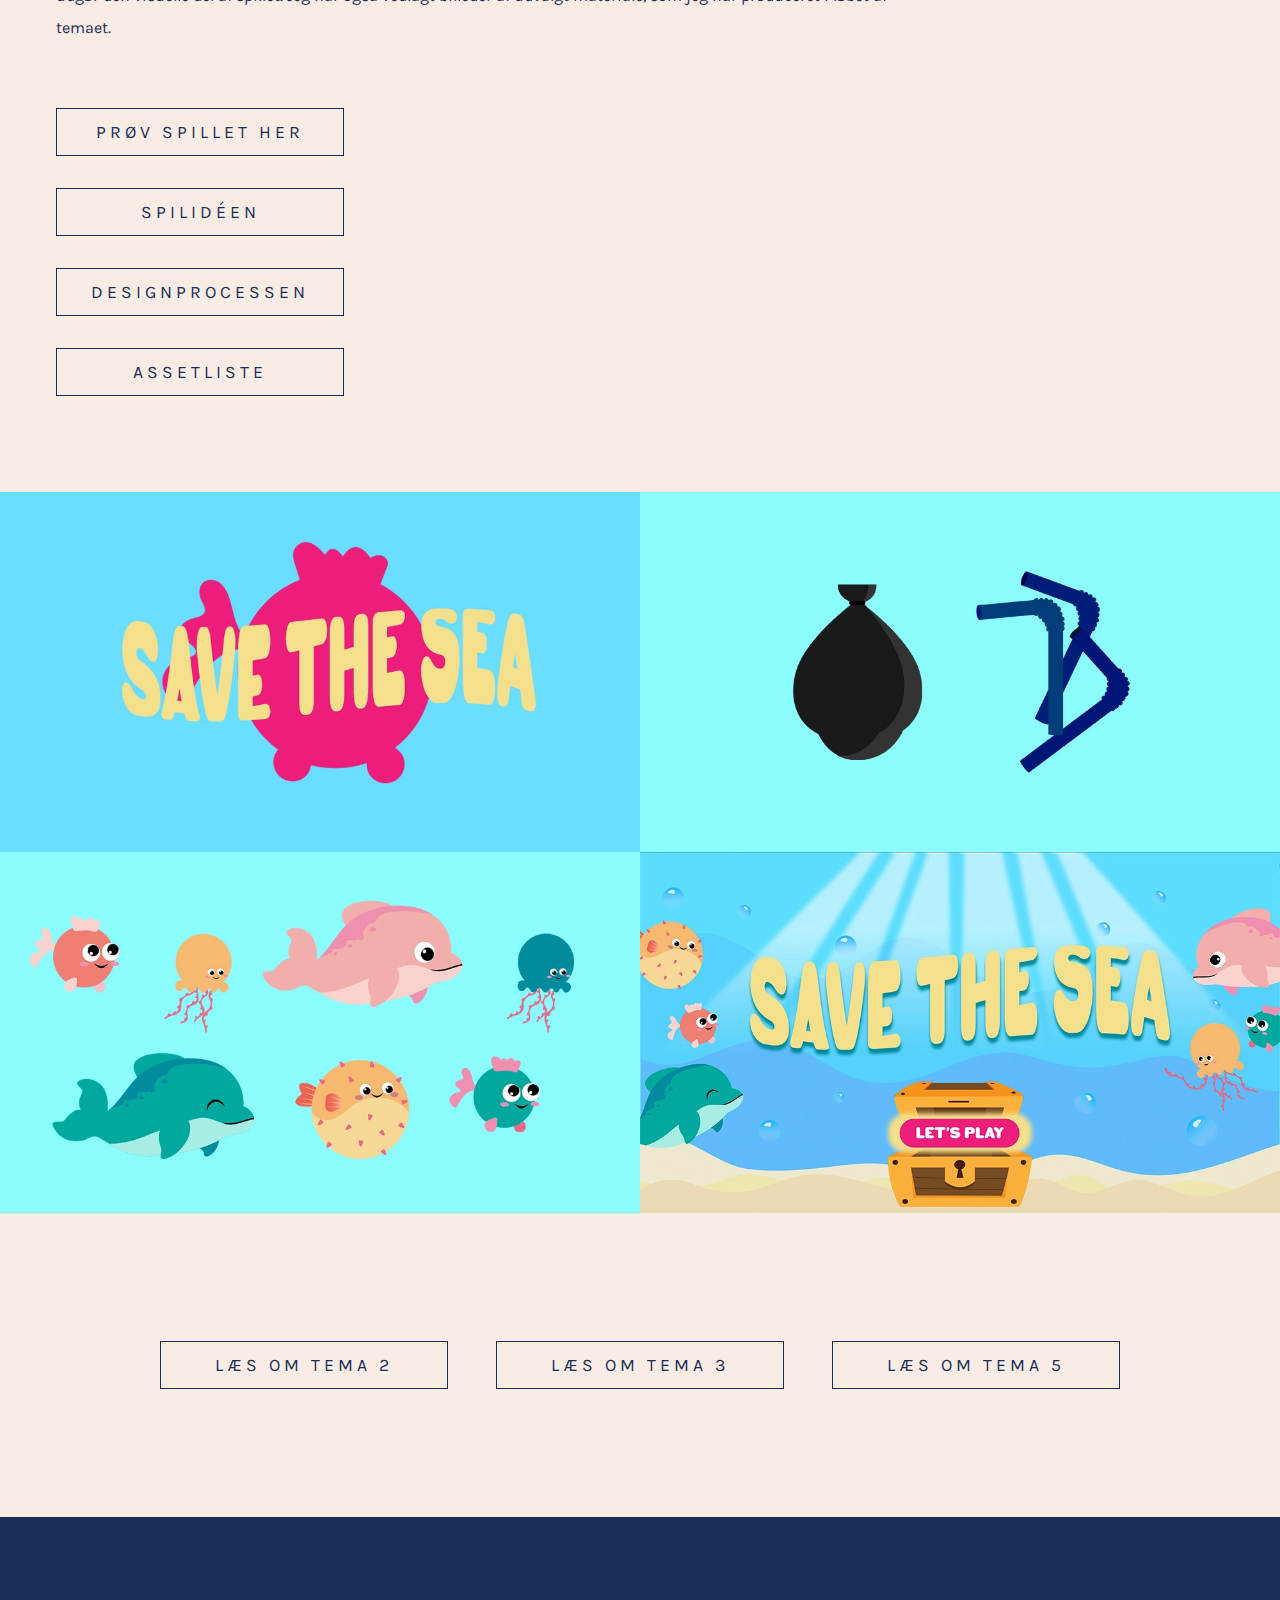
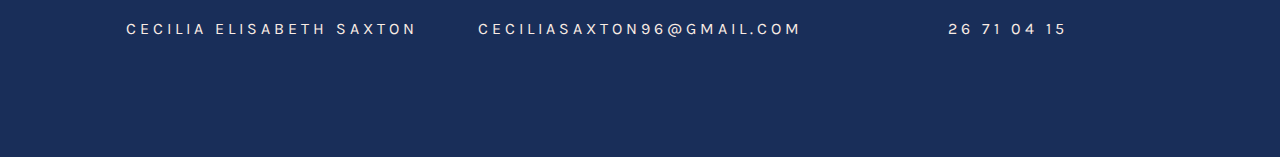
<file: tema4.html>
<!DOCTYPE html>
<html lang="da">
<head>
    <meta charset="UTF-8">
    <meta http-equiv="X-UA-Compatible" content="IE=edge">
    <meta name="viewport" content="width=device-width, initial-scale=1.0">
    <title>Tema 4</title>
    <link rel="stylesheet" href="style.css">
    <link rel="preconnect" href="https://fonts.gstatic.com"> 
    <link href="https://fonts.googleapis.com/css2?family=Karla:wght@300&family=Spectral&display=swap" rel="stylesheet">
</head>

<body>
<header>
    <div class="logo">
        <a href="#first_section"><img src="billeder/logo.webp" alt="Cecilia Saxton"></a>
    </div>

    <nav>
        <ul class="links">
            <li><a href="index.html">PROJEKTER</a></li>
            <li><a href="profil.html">PROFIL</a></li>
            <li><a href="kontakt.html">KONTAKT</a></li>
        </ul>
    </nav>

</header>

    <main class="tema_4">

        <ul class="breadcrumb">
            <li><a href="index.html">FORSIDE</a></li>
            <li>TEMA 4 - GRUNDLÆGGENDE ANIMATION</li>
          </ul>

        <section class="section_one">
            <div class="intro">
            <h1> Grundlæggende <span class="h1color">animation.</span></h1>
            <p>I tema 4 blev vi introduceret til Javascript. Javascript er et dynamisk programmeringssprog, som bruges til at skabe interaktive elementer på websites. 
                Vi lærte Javascript at kende ved at bruge det sammen med CSS-animationer til at skabe vores eget spil fra bunden. 
                Udviklingen af spillet var både en øvelse i at lære javascript at kende, men det var også en øvelse i at lære mere om formgivning af grafiske elementer både i praksis og teoretisk.</p>

            <p>Før vi kunne begynde på kodningen skulle vi selvfølgelig først finde på en spilidé. 
                Designmæssigt havde vi fri rammer til at bestemme genre, stil og indhold til vores spil, og her kunne jeg passende bruge de metoder, som jeg havde lært på de tidligere temaer i forhold til blandt andet idegenerering. 
                Jeg endte med at finde på spillet Save The Sea, som handler om at man skal hjælpe med at redde havet, ved at sørge for at klikke på fiskene inden de svømmer ind i fiskenettet.
                På baggrund af spilidéen skulle vi lave en pair-prototype. En papir-prototype har til formål at visualisere spilideen, så en udefrakommende kan forstå hvordan spillet skal spilles.</p>
            
            <p>Nu stod vi med en spilidé, og det næste vi skulle i gang var at bestemme spillets visuelle udtryk. 
                I dette tema begyndte vi for alvor at få en fornemmelse for hvordan det er at arbejde professionelt med formgivning af grafiske elementer. 
                Vi fik en masse læring omkring den teoretiske del af figurdesign, baggrundsdesign og kompositionsteknikker. 
                Jeg havde fokus på at mit spil skulle være målrettet børn, og derfor bar mit spildesign meget præg af stærke lyse farver og runde former. 
                Vi brugte Adobe Illustrator til at tegne alle vores figurelementer og lærte også om hvordan man konverterer filer til .svg.</p>
                
            <p>Efter vi havde produceret det meste af det visuelle materiale, kunne vi gå i gang med kodningen. 
                Før vi for alvor gik i gang med kodningen blev vi introduceret til aktivitetsdiagrammer, som bruges til at beskrive hvordan flere aktiviteter koordineres for at levere en tjeneste eller et slutresultat. 
                Jeg synes aktivitetsdiagrammet var en rigtig god hjælp til at sætte struktur på, hvordan jeg helt præcist gerne ville have, at mit spil skulle fungere rent aktivitetsmæssigt. 
                Vi blev også introduceret til statemachine diagrammer, som bruges til at danne overblik over, hvilke stadier de enkelte spilelementer gennemgår fra start til slut i spillet. 
                Det hjalp i høj grad mig med senere at forstå, hvordan jeg skulle kode mit spil i Javascript. 
                Jeg brugte lucidchart til at lave mit aktivitetsdiagram og mit statemachine diagram.</p>

            <p>Kodningen af spillet blev gennemgået via en masse faser. 
                Vi startede med at lære hvordan man laver animationer ved hjælp af CSS, og herefter lærte vi hvordan vi bruger Javascript til at starte en animation ved hjælp af en aktivitet, som eksempelvis kan være et klik på musen. 
                Til sidst stod vi tilbage med et færdigt spil, som vi selv havde lavet fra bunden af.</p>

                <p>Nedenunder kan du klikke ind og prøve spillet, og du kan også læse mere om hvordan jeg kom på spilideen og den tilknyttede designprocess. 
                    Du kan også se den komplette asssetliste, som er en liste med alle de spilelementer, der udgør den visuelle del af spillet. 
                    Jeg har også vedlagt billeder af udvalgt materiale, som jeg har produceret i løbet af temaet.
                </p>

                
        </div>

        <button>
            <a href="http://ceciliaelisabethsaxton.dk/kea/04_animation/game/spil.html" target="_blank">PRØV SPILLET HER</a>
        </button>

        <button>
            <a href="http://ceciliaelisabethsaxton.dk/kea/04_animation/game/ide.html" target="_blank">SPILIDÉEN</a>
        </button>

        <button>
            <a href="http://ceciliaelisabethsaxton.dk/kea/04_animation/game/doku.html" target="_blank">DESIGNPROCESSEN</a>
        </button>

        <button>
            <a href="http://ceciliaelisabethsaxton.dk/kea/04_animation/game/assets.html" target="_blank">ASSETLISTE</a>
        </button>

        </section>

        <section class="section_wide_grid">
            <div class="box_1">
                <img class="image_1" src="billeder/tema_4_logo.webp" alt="logo"/>
                <img class="overlay_1" src="billeder/logo_overlay_2.webp" alt="overlay">
            </div>
            <div class="box_2">
                <img class="image_2" src="billeder/tema_4_trash.webp" alt="onde figurer"/>
                <img class="overlay_2" src="billeder/onde_overlay.webp" alt="overlay">
            </div>
        </section>

        <section class="section_wide_grid">
            <div class="box_1">
                <img class="image_1" src="billeder/tema_4_figur.webp" alt="gode figurer"/>
                <img class="overlay_1" src="billeder/gode_overlay.webp" alt="overlay">
            </div>
            <div class="box_2">
                <img class="image_2" src="billeder/tema_4_start.webp" alt="startskærm"/>
                <img class="overlay_2" src="billeder/start_overlay.webp" alt="overlay">
            </div>
        </section>

        <section class="cta">
            <button>
                <a href="tema2.html">LÆS OM TEMA 2</a>
            </button>
            <button>
                <a href="tema3.html">LÆS OM TEMA 3</a>
            </button>
            <button>
                <a href="tema5.html">LÆS OM TEMA 5</a>
            </button>
        </section>

    </main>
    <footer>
        <address class="boks_1">
            <p>CECILIA ELISABETH SAXTON</p>
        </address>
        <address class="boks_2">
            <p>CECILIASAXTON96@GMAIL.COM</p>
        </address>
        <address class="boks_3">
            <p>26 71 04 15</p>
        </address>
    </footer>
</body>

</html>
</file>
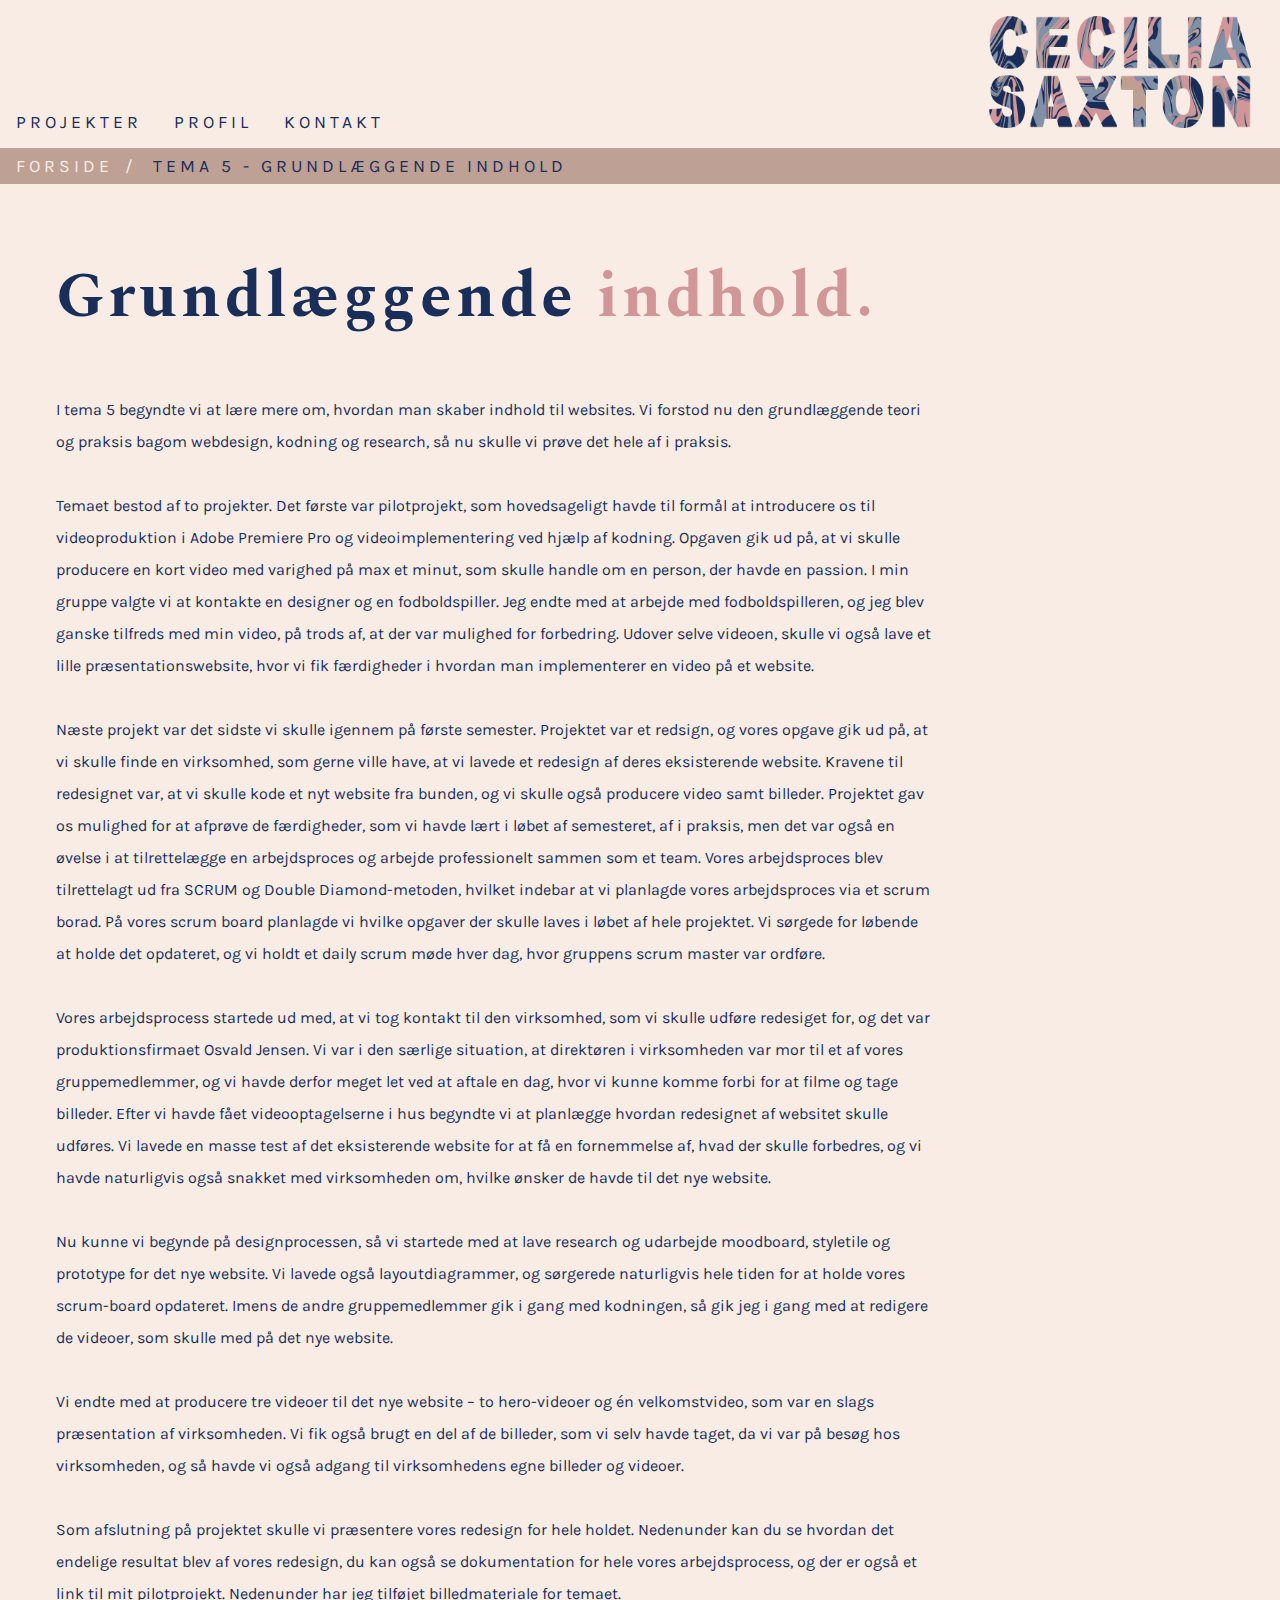
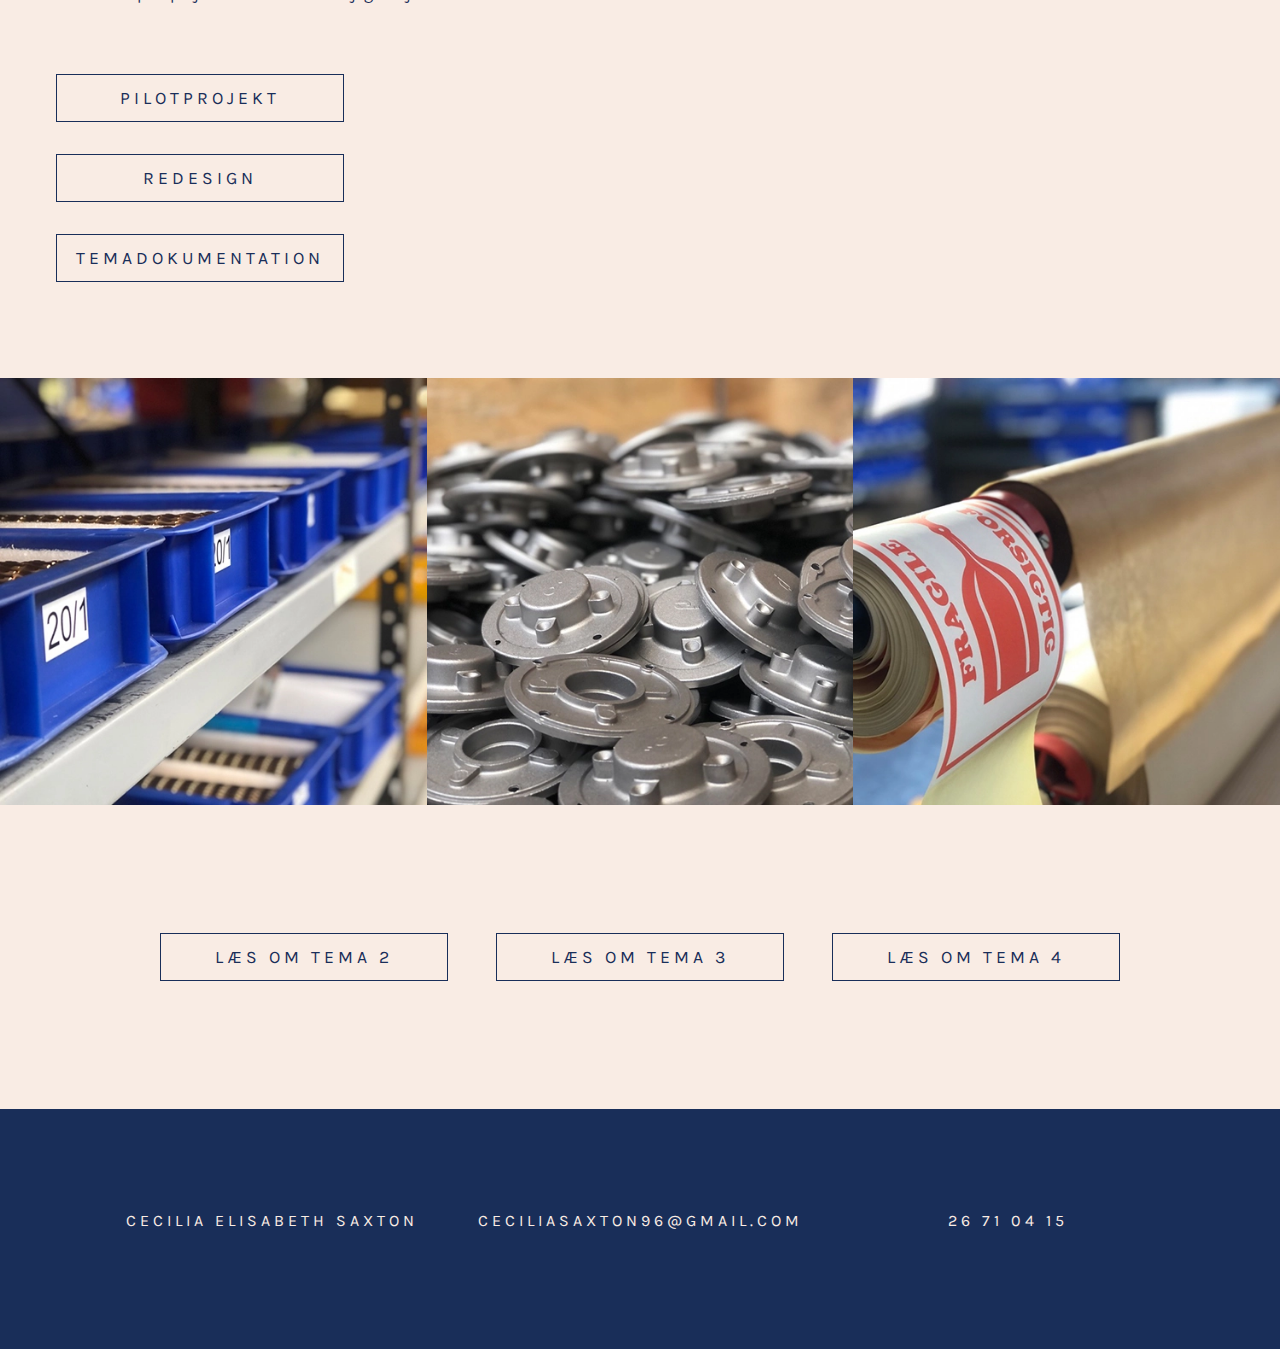
<file: tema5.html>
<!DOCTYPE html>
<html lang="da">
<head>
    <meta charset="UTF-8">
    <meta http-equiv="X-UA-Compatible" content="IE=edge">
    <meta name="viewport" content="width=device-width, initial-scale=1.0">
    <title>Tema 5</title>
    <link rel="stylesheet" href="style.css">
    <link rel="preconnect" href="https://fonts.gstatic.com"> 
    <link href="https://fonts.googleapis.com/css2?family=Karla:wght@300&family=Spectral&display=swap" rel="stylesheet">
</head>

<body>
<header>
    <div class="logo">
        <a href="index.html"><img src="billeder/logo.webp" alt="Cecilia Saxton"></a>
    </div>

    <nav>
        <ul class="links">
            <li><a href="index.html">PROJEKTER</a></li>
            <li><a href="profil.html">PROFIL</a></li>
            <li><a href="kontakt.html">KONTAKT</a></li>
        </ul>
    </nav>

</header>

    <main class="tema_5">

        <ul class="breadcrumb">
            <li><a href="index.html">FORSIDE</a></li>
            <li>TEMA 5 - GRUNDLÆGGENDE INDHOLD</li>
          </ul>

        <section class="section_one">
            <div class="intro">
            <h1> Grundlæggende <span class="h1color">indhold.</span></h1>
            <p>I tema 5 begyndte vi at lære mere om, hvordan man skaber indhold til websites. Vi forstod nu den grundlæggende teori og praksis bagom webdesign, kodning og research, så nu skulle vi prøve det hele af i praksis.</p> 

            <p>Temaet bestod af to projekter. 
                Det første var pilotprojekt, som hovedsageligt havde til formål at introducere os til videoproduktion i Adobe Premiere Pro og videoimplementering ved hjælp af kodning. 
                Opgaven gik ud på, at vi skulle producere en kort video med varighed på max et minut, som skulle handle om en person, der havde en passion. 
                I min gruppe valgte vi at kontakte en designer og en fodboldspiller. 
                Jeg endte med at arbejde med fodboldspilleren, og jeg blev ganske tilfreds med min video, på trods af, at der var mulighed for forbedring. 
                Udover selve videoen, skulle vi også lave et lille præsentationswebsite, hvor vi fik færdigheder i hvordan man implementerer en video på et website.</p> 

            <p>Næste projekt var det sidste vi skulle igennem på første semester. 
                Projektet var et redsign, og vores opgave gik ud på, at vi skulle finde en virksomhed, som gerne ville have, at vi lavede et redesign af deres eksisterende website. 
                Kravene til redesignet var, at vi skulle kode et nyt website fra bunden, og vi skulle også producere video samt billeder. 
                Projektet gav os mulighed for at afprøve de færdigheder, som vi havde lært i løbet af semesteret, af i praksis, men det var også en øvelse i at tilrettelægge en arbejdsproces og arbejde professionelt sammen som et team. 
                Vores arbejdsproces blev tilrettelagt ud fra SCRUM og Double Diamond-metoden, hvilket indebar at vi planlagde vores arbejdsproces via et scrum borad. På vores scrum board planlagde vi hvilke opgaver der skulle laves i løbet af hele projektet. 
                Vi sørgede for løbende at holde det opdateret, og vi holdt et daily scrum møde hver dag, hvor gruppens scrum master var ordføre. </p>

            <p>Vores arbejdsprocess startede ud med, at vi tog kontakt til den virksomhed, som vi skulle udføre redesiget for, og det var produktionsfirmaet Osvald Jensen. 
                Vi var i den særlige situation, at direktøren i virksomheden var mor til et af vores gruppemedlemmer, og vi havde derfor meget let ved at aftale en dag, hvor vi kunne komme forbi for at filme og tage billeder. 
                Efter vi havde fået videooptagelserne i hus begyndte vi at planlægge hvordan redesignet af websitet skulle udføres. 
                Vi lavede en masse test af det eksisterende website for at få en fornemmelse af, hvad der skulle forbedres, og vi havde naturligvis også snakket med virksomheden om, hvilke ønsker de havde til det nye website.</p> 
                
            <p>Nu kunne vi begynde på designprocessen, så vi startede med at lave research og udarbejde moodboard, styletile og prototype for det nye website. 
                    Vi lavede også layoutdiagrammer, og sørgerede naturligvis hele tiden for at holde vores scrum-board opdateret. 
                    Imens de andre gruppemedlemmer gik i gang med kodningen, så gik jeg i gang med at redigere de videoer, som skulle med på det nye website.</p>

            <p>Vi endte med at producere tre videoer til det nye website – to hero-videoer og én velkomstvideo, som var en slags præsentation af virksomheden. 
                Vi fik også brugt en del af de billeder, som vi selv havde taget, da vi var på besøg hos virksomheden, og så havde vi også adgang til virksomhedens egne billeder og videoer.</p> 

            <p>Som afslutning på projektet skulle vi præsentere vores redesign for hele holdet. Nedenunder kan du se hvordan det endelige resultat blev af vores redesign, du kan også se dokumentation for hele vores arbejdsprocess, og der er også et link til mit pilotprojekt. Nedenunder har jeg tilføjet billedmateriale for temaet.</p> 
                
        </div>

        <button>
            <a href="http://ceciliaelisabethsaxton.dk/kea/05_indhold/pilot/index.html" target="_blank">PILOTPROJEKT</a>
        </button>

        <button>
            <a href="https://musing-shirley-56f439.netlify.app/index.html" target="_blank"> REDESIGN</a>
        </button>

        <button>
            <a href="http://ceciliaelisabethsaxton.dk/kea/05_indhold/Redesign.pdf" target="_blank"> TEMADOKUMENTATION</a>
        </button>
        </section>
    
        <section class="section_wide_grid">
            <div class="box_1">
                <img class="image_1" src="billeder/tema_5_kasser.webp" alt="opbevaringskasser"/>
                <img class="overlay_1" src="billeder/fotostil_overlay.webp" alt="overlay">
            </div>
            <div class="box_2">
                <img class="image_2" src="billeder/tema_5_metal.webp" alt="metal"/>
                <img class="overlay_2" src="billeder/fotostil_overlay.webp" alt="overlay">
            </div>
            <div class="box_3">
                <img class="image_3" src="billeder/tema_5_rulle.webp" alt="papirrulle"/>
                <img class="overlay_3" src="billeder/fotostil_overlay.webp" alt="overlay">
            </div>
            </section>   

        <section class="cta">
            <button>
                <a href="tema2.html">LÆS OM TEMA 2</a>
            </button>
            <button>
                <a href="tema3.html">LÆS OM TEMA 3</a>
            </button>
            <button>
                <a href="tema4.html">LÆS OM TEMA 4</a>
            </button>
        </section>

    </main>
    <footer>
        <address class="boks_1">
            <p>CECILIA ELISABETH SAXTON</p>
        </address>
        <address class="boks_2">
            <p>CECILIASAXTON96@GMAIL.COM</p>
        </address>
        <address class="boks_3">
            <p>26 71 04 15</p>
        </address>
    </footer>
</body>

</html>
</file>
<file: style.css>
*{
    margin: 0;
    box-sizing: border-box;
}

html {
    --primary: #D19698;
    --secondary:#192E59;
    --tertiary: #8090A7;
    --quaternary: #BEA094;
    --background: #F9ECE4;
  
    --space-xxxs: 0.10rem;
    --space-xxs: 0.25rem;
    --space-xs: 0.5rem;
    --space-sm: 1rem;
    --space-md: 1.5rem;
    --space-lg: 2rem;
    --space-xl: 3rem;
    --space-xxl: 6rem;
    --space-xxxl: 18rem;

    --size-hoverbig:15rem;
    --size-hoversmall:6rem;
    --size-h1phone:2.4rem;
    --size-h1desktop:4rem;
    --size-h2phone:2rem;
    --size-h2desktop:3.3rem;
    --size-h3phone:1.7rem;
    --size-h3desktop:3rem;
    --size-h4phone:1rem;
    --size-h4desktop:3rem;
    --size-aphone:1rem;
    --size-adesktop:1.1rem;
    --size-pphone:1rem;
    --size-pdesktop:1.1rem;
    --size-liphone:1rem;
    --size-lidesktop:1.1rem;
  }

body{
    background-color: var(--background);
}

img{
    display: block;
    width: 100%;
    height: auto;
}

/**************************************************** HEADER */

header {
    position: sticky;
    top: 0;
    padding: var(--space-sm) var(--space-sm);
    background: var(--background);
    z-index: 100;
}

header .logo img {
    margin-bottom: 0;
    margin-top: 0;
    border: none;
    width: var(--space-xxxl);
}

header .logo {
    display: flex;
    place-content: center;
    margin-bottom: var(--space-md);
}

header nav ul {
    display: flex;
    place-content: center;
    list-style: none;
    margin: 0;
    padding: 0;
    gap: var(--space-lg);
    overflow-x: auto;
}

/**************************************************** GENERELT */

main {
    display: grid;
    grid-template-columns: 1fr minmax(0, 1200px) 1fr;
}

section {
    grid-column: 2/3;
    margin-left: var(--space-sm);
    margin-right: var(--space-sm);
}

h1 {
    font-family: 'Spectral', serif;
    font-size: var(--size-h1phone);
    letter-spacing: var(--space-xxs);
    color: var(--secondary);
    margin-top: var(--space-sm);
    margin-bottom: var(--space-xl);
}

.h1color {
    color:var(--primary);
}

h2 {
    font-family: 'Spectral', serif;
    font-size: var(--size-h2phone);
    letter-spacing: var(--space-xxs);
    color: var(--secondary);
}

h3 {
    font-family: 'Spectral', serif;
    font-size: var(--size-h3phone);
    letter-spacing: var(--space-xxs);
    color: var(--secondary);
    margin-bottom: var(--space-lg);
    margin-top: var(--space-lg);
}

p {
    font-family: 'Karla', sans-serif;
    font-size: var(--size-pphone);
    line-height: var(--space-lg);
    color: var(--secondary);
    margin-bottom: var(--space-lg);
}

p .bold {
    font-family: 'Karla', sans-serif;
    font-weight: bold;
}


a{
    font-family: 'Karla', sans-serif;
    letter-spacing: var(--space-xxs);
    font-size: var(--size-aphone);
    color: var(--secondary);
    text-decoration: none;
}

button {
    display: block;
    background-color: var(--background);
    height: var(--space-xl);
    width: var(--space-xxxl);
    border: 1px solid var(--secondary);
    margin-top: var(--space-lg);
    grid-column: 1;
}

.cta {
    display: grid;
    place-content: center;
    margin-top: var(--space-lg);
}

/**************************************************** BREADCRUMBS */

.breadcrumb {
    grid-column: 1/4;
    padding: var(--space-xs) var(--space-sm);
    list-style: none;
    background-color: var(--quaternary);
  }
  
  .breadcrumb li {
    display: inline;
    font-family: 'Karla', sans-serif;
    letter-spacing: var(--space-xxs);
    color: var(--secondary);
  }
  
  .breadcrumb li+li:before {
    padding: var(--space-xs);
    color: var(--background);
    content: "/\00a0";
  }
  
  .breadcrumb li a {
    color: var(--background);
  }

/**************************************************** FOOTER*/

footer{
    display: grid;
    background-color: var(--secondary);
    margin-top: var(--space-xxl);
    padding: var(--space-xxl);
    place-content: center;
}

footer address p {
   text-align: center; 
   margin-bottom: var(--space-sm);
   font-style: normal;
   color: var(--background);
   letter-spacing: var(--space-xxs);
}

/**************************************************** NDEX*/

.index .section_one{
    margin-bottom: var(--space-xxl);
    margin-top: var(--space-xl);
}  

.index .section_wide{
    margin-bottom: var(--space-xl);
    margin-top: var(--space-xl);
}  

.index .text_right,
.index .text_left{
    margin-bottom: var(--space-lg);
}

/**************************************************** PROFIL*/

.profil .section_one{
    margin-bottom: var(--space-xxl);
    margin-top: var(--space-xl);
}   

/**************************************************** CONTACT*/

.contact .section_one{
    margin-bottom: var(--space-lg);
    margin-top: var(--space-xl);
}   

form label {
    font-family: 'Karla', sans-serif;
    font-size: var(--size-pphone);
    line-height: var(--space-lg);
    color: var(--secondary);
    margin-bottom: var(--space-xs);
    margin-top: var(--space-md);
    font-weight: bolder;
  }
  
  .form_felt {
    display: grid;
  }

/**************************************************** TEMA 2*/


.tema_2 .section_one{
    margin-bottom: var(--space-xxl);
    margin-top: var(--space-xl);
}

.tema_2 .section_wide .overlay{
    grid-area: 2/1;
    display: none;
}    
.tema_2 .section_wide_grid .box_1 .overlay_1,
.tema_2 .section_wide_grid .box_2 .overlay_2,
.tema_2 .section_wide_grid .box_3 .overlay_3 {
    grid-area: 2/1;
    display: none;
}    

.tema_2 img {
    padding-top: var(--space-sm);
    padding-bottom: var(--space-sm);
}

/**************************************************** TEMA 3*/

.tema_3 .section_one{
    margin-bottom: var(--space-xxl);
    margin-top: var(--space-xl);
}

.tema_3 .section_wide .overlay{
    grid-area: 2/1;
    display: none;
}    
.tema_3 .section_wide_grid .box_1 .overlay_1,
.tema_3 .section_wide_grid .box_2 .overlay_2,
.tema_3 .section_wide_grid .box_3 .overlay_3 {
    grid-area: 2/1;
    display: none;
}  

.tema_3 img {
    padding-top: var(--space-sm);
    padding-bottom: var(--space-sm);
}

/**************************************************** TEMA 5*/

.tema_4 .section_one{
    margin-bottom: var(--space-xxl);
    margin-top: var(--space-xl);
}   

.tema_4 .section_wide_grid .box_1 .overlay_1,
.tema_4 .section_wide_grid .box_2 .overlay_2 {
    display: none;
    grid-area: 2/1;
}  

.tema_4 img {
    padding-top: var(--space-sm);
    padding-bottom: var(--space-sm);
}

/**************************************************** TEMA 5*/

.tema_5 .section_one{
    margin-bottom: var(--space-xxl);
    margin-top: var(--space-xl);
}   

.tema_5 .section_wide_grid .box_1 .overlay_1,
.tema_5 .section_wide_grid .box_2 .overlay_2,
.tema_5 .section_wide_grid .box_3 .overlay_3 {
    grid-area: 2/1;
    display: none;
}  

.tema_5 img {
    padding-top: var(--space-sm);
    padding-bottom: var(--space-sm);
}
























/**************************************************** FORSIDE DESKTOP */

@media (min-width: 1000px) {

/******************************************** HEADER */

header {
    display: grid;
    grid-template-columns: auto 1fr auto;
    grid-template-rows: 1fr auto;
}

header .logo {
    grid-column: 3/4;
    grid-row: 2/3;
    place-content: end;
    margin-bottom: 0;
}

header nav {
    grid-column: 1/2;
    grid-row: 2/3;
    margin-top: 6rem;
}

/******************************************** HEADER */

footer{
    display: grid;
    grid-template-columns: 1fr 1fr 1fr;
    gap: var(--space-sm);
    margin-top: 0;
    padding: var(--space-xxl);
    place-content: center;
}

footer .boks_1 {
    display: grid;
    grid-column: 1/2;
    place-content: center;
}

footer .boks_2 {
    display: grid;
    grid-column: 2/3;
    place-content: center;
}

footer .boks_3 {
    display: grid;
    grid-column: 3/4;
    place-content: center;
}

/******************************************** GENERELT */

h1 {
    font-size: var(--size-h1desktop);
}

h2{
    font-size: var(--size-h2desktop);
}

a{
    font-size: var(--size-adesktop);
}

header a{
    font-size: var(--size-adesktop);
}

.cta{
    display: flex;
    place-content: center;
    gap: var(--space-xl);
    margin-top: var(--space-xxl);
    margin-bottom: var(--space-xxl);
}

.cta button {
    margin-top: var(--space-lg);
    margin-bottom: var(--space-lg);
}

form label {
    font-size: var(--size-pdesktop);
  }

  .breadcrumb li {
    font-size: var(--size-lidesktop);
}

  /******************************************** HOVER */

button:hover {
    background-color: var(--secondary);
}

header a:hover {
    color: var(--secondary);
    text-decoration: line-through;
}

a:hover {
    color: var(--background);
}

.index .section_wrapper:hover{
    background-color: var(--primary);
}

.index .section_wrapper_1:hover{
    background-color: var(--tertiary);
}

.breadcrumb li a:hover {
    color: var(--secondary);
  }

/******************************************** LAYOUT */

section{
    margin-bottom: var(--space-xxl);
    margin-top: var(--space-xxl);
}

.section_one{
    display: grid;
    grid-template-columns: 1fr 1fr 1fr 1fr;
}

.intro {
    grid-column: 1/4;
}

.section_wide{
grid-column: 1/4;
width: 100%;
background-position: center;
}

.section_wide_grid{
    grid-column: 1/4;
    width: 100%;
    background-position: center;
}

.section_wrapper{
    display: grid;
    grid-template-columns: 1fr 1fr 1fr;
}

.section_wrapper_1 {
display: grid;
grid-template-columns: 1fr 1fr 1fr;
grid-template-rows: 1fr auto 1fr;
}


.text_left{
    display: grid;
    grid-column: 1/2;
    text-align: right;
    place-content: center;
}

.section_wrapper_1 .text_right{
    grid-column: 3/4;
    grid-row: 2/3;
    margin-left: 7rem;
}

.section_wrapper_1 .image_left{
    grid-column: 1/3;
    grid-row: 1/4;
}

.image_right{
    grid-column: 2/4 ;
}

.index .text_left button {
   margin-left: 7rem;
}

/**************************************************** INDEX*/

.index section{
    margin-right: 0;
    margin-left: 0;
}

.index .section_one{
    margin-bottom: var(--space-xl);
    margin-top: var(--space-xxl);
}  

.index .section_wide{
    margin-top: var(--space-xxl);
}  
/**************************************************** TEMA 2*/

.tema_2 img {
    padding: 0;
}

.tema_2 .section_wide {
    display: grid;
    grid-template-rows: 1fr auto 1fr;
    margin: 0;
} 

.tema_2 .section_wide .image{
    grid-area: 1/1;
    grid-row: 1/4;
} 

.tema_2 .section_wide:hover .overlay {
    display: block;
    z-index: 50;
}

.tema_2 .section_wide:hover .image {
    opacity: 0.5;
}

/********************TEMA 2 - SECTION_WIDE_GRID */

.tema_2 .section_wide_grid {
    display: grid;
    grid-template-columns: 1fr 1fr 1fr;
    margin: 0;
}    

.tema_2 .section_wide_grid .box_1 {
    grid-column: 1/2;
}  

.tema_2 .section_wide_grid .box_2 {
    grid-column: 2/3;
}  

.tema_2 .section_wide_grid .box_3 {
    grid-column: 3/4;
}  

.tema_2 .section_wide_grid .box_1,
.tema_2 .section_wide_grid .box_2,
.tema_2 .section_wide_grid .box_3 {
    display: grid;
    grid-template-rows: 1fr auto 1fr;
    margin: 0;
}  

.tema_2 .section_wide_grid .box_1 .image_1,
.tema_2 .section_wide_grid .box_2 .image_2,
.tema_2 .section_wide_grid .box_3 .image_3 {
    grid-area: 1/1;
    grid-row: 1/4;;
}   

.tema_2 .section_wide_grid .box_1:hover .overlay_1,
.tema_2 .section_wide_grid .box_2:hover .overlay_2,
.tema_2 .section_wide_grid .box_3:hover .overlay_3 {
    display: block;
    z-index: 50;
}

.tema_2 .section_wide_grid .box_1:hover .image_1,
.tema_2 .section_wide_grid .box_2:hover .image_2,
.tema_2 .section_wide_grid .box_3:hover .image_3 {
    opacity: 0.5;
}

/**************************************************** TEMA 3*/

.tema_3 img {
    padding: 0;
}

.tema_3 .section_wide {
    display: grid;
    grid-template-rows: 1fr auto 1fr;
    margin: 0;
} 

.tema_3 .section_wide .image{
    grid-area: 1/1;
    grid-row: 1/4;
} 

.tema_3 .section_wide:hover .overlay {
    display: block;
    z-index: 50;
}

.tema_3 .section_wide:hover .image {
    opacity: 0.5;
}

/******************** TEMA 3 - SECTION_WIDE_GRID */

.tema_3 .section_wide_grid {
    display: grid;
    grid-template-columns: 1fr 1fr 1fr;
    margin: 0;
}    

.tema_3 .section_wide_grid .box_1 {
    grid-column: 1/2;
}  

.tema_3 .section_wide_grid .box_2 {
    grid-column: 2/3;
}  

.tema_3 .section_wide_grid .box_3 {
    grid-column: 3/4;
}  

.tema_3 .section_wide_grid .box_1,
.tema_3 .section_wide_grid .box_2,
.tema_3 .section_wide_grid .box_3 {
    display: grid;
    grid-template-rows: 1fr auto 1fr;
    margin: 0;
}  

.tema_3 .section_wide_grid .box_1 .image_1,
.tema_3 .section_wide_grid .box_2 .image_2,
.tema_3 .section_wide_grid .box_3 .image_3 {
    grid-area: 1/1;
    grid-row: 1/4;;
}   

.tema_3 .section_wide_grid .box_1:hover .overlay_1,
.tema_3 .section_wide_grid .box_2:hover .overlay_2,
.tema_3 .section_wide_grid .box_3:hover .overlay_3 {
    display: block;
    z-index: 50;
}

.tema_3 .section_wide_grid .box_1:hover .image_1,
.tema_3 .section_wide_grid .box_2:hover .image_2,
.tema_3 .section_wide_grid .box_3:hover .image_3 {
    opacity: 0.5;
}

/**************************************************** GENERELT TEMA 4*/

.tema_4 img {
    padding: 0;
}

.tema_4 .section_wide_grid {
    display: grid;
    grid-template-columns: 1fr 1fr;
    margin: 0;
}  

.tema_4 .section_wide_grid .box_1 {
    grid-column: 1/2;
}  

.tema_4 .section_wide_grid .box_2 {
    grid-column: 2/3;
}  

.tema_4 .section_wide_grid .box_1,
.tema_4 .section_wide_grid .box_2 {
    display: grid;
    grid-template-rows: 1fr auto 1fr;
    margin: 0;
}

.tema_4 .section_wide_grid .box_1 .image_1,
.tema_4 .section_wide_grid .box_2 .image_2 {
    grid-area: 1/1;
    grid-row: 1/4;
}

.tema_4 .section_wide_grid .box_1:hover .overlay_1,
.tema_4 .section_wide_grid .box_2:hover .overlay_2 {
    display: block;
    z-index: 50;
}

.tema_4 .section_wide_grid .box_1:hover .image_1,
.tema_4 .section_wide_grid .box_2:hover .image_2 {
    opacity: 0.5;
}

/**************************************************** GENERELT TEMA 5*/

.tema_5 img {
    padding: 0;
}


.tema_5 .section_wide_grid {
    display: grid;
    grid-template-columns: 1fr 1fr 1fr;
    margin: 0;
}    

.tema_5 .section_wide_grid .box_1 {
    grid-column: 1/2;
}  

.tema_5 .section_wide_grid .box_2 {
    grid-column: 2/3;
}  

.tema_5 .section_wide_grid .box_3 {
    grid-column: 3/4;
}  

.tema_5 .section_wide_grid .box_1,
.tema_5 .section_wide_grid .box_2,
.tema_5 .section_wide_grid .box_3 {
    display: grid;
    grid-template-rows: 1fr auto 1fr;
    margin: 0;
}  

.tema_5 .section_wide_grid .box_1 .image_1,
.tema_5 .section_wide_grid .box_2 .image_2,
.tema_5 .section_wide_grid .box_3 .image_3 {
    grid-area: 1/1;
    grid-row: 1/4;;
}   

.tema_5 .section_wide_grid .box_1:hover .overlay_1,
.tema_5 .section_wide_grid .box_2:hover .overlay_2,
.tema_5 .section_wide_grid .box_3:hover .overlay_3 {
    display: block;
    z-index: 50;
} 

.tema_5 .section_wide_grid .box_1:hover .image_1,
.tema_5 .section_wide_grid .box_2:hover .image_2,
.tema_5 .section_wide_grid .box_3:hover .image_3 {
    opacity: 0.5;
}
 
/**************************************************** GENERELT CONTACT*/

.contact section {
    margin-top: 0;
}

/**************************************************** GENERELT PROFIL*/

.profil section {
    margin-top: 0;
}

.profil .section_wrapper{
    display: grid;
    grid-template-columns: 1fr 1fr;
    gap: var(--space-xl);
}

.profil .image_left {
    grid-column: 1/2;
}

.profil .text_right{
    grid-column: 2/3;
    text-align: left;
    padding-top: 6rem;
}
</file>
